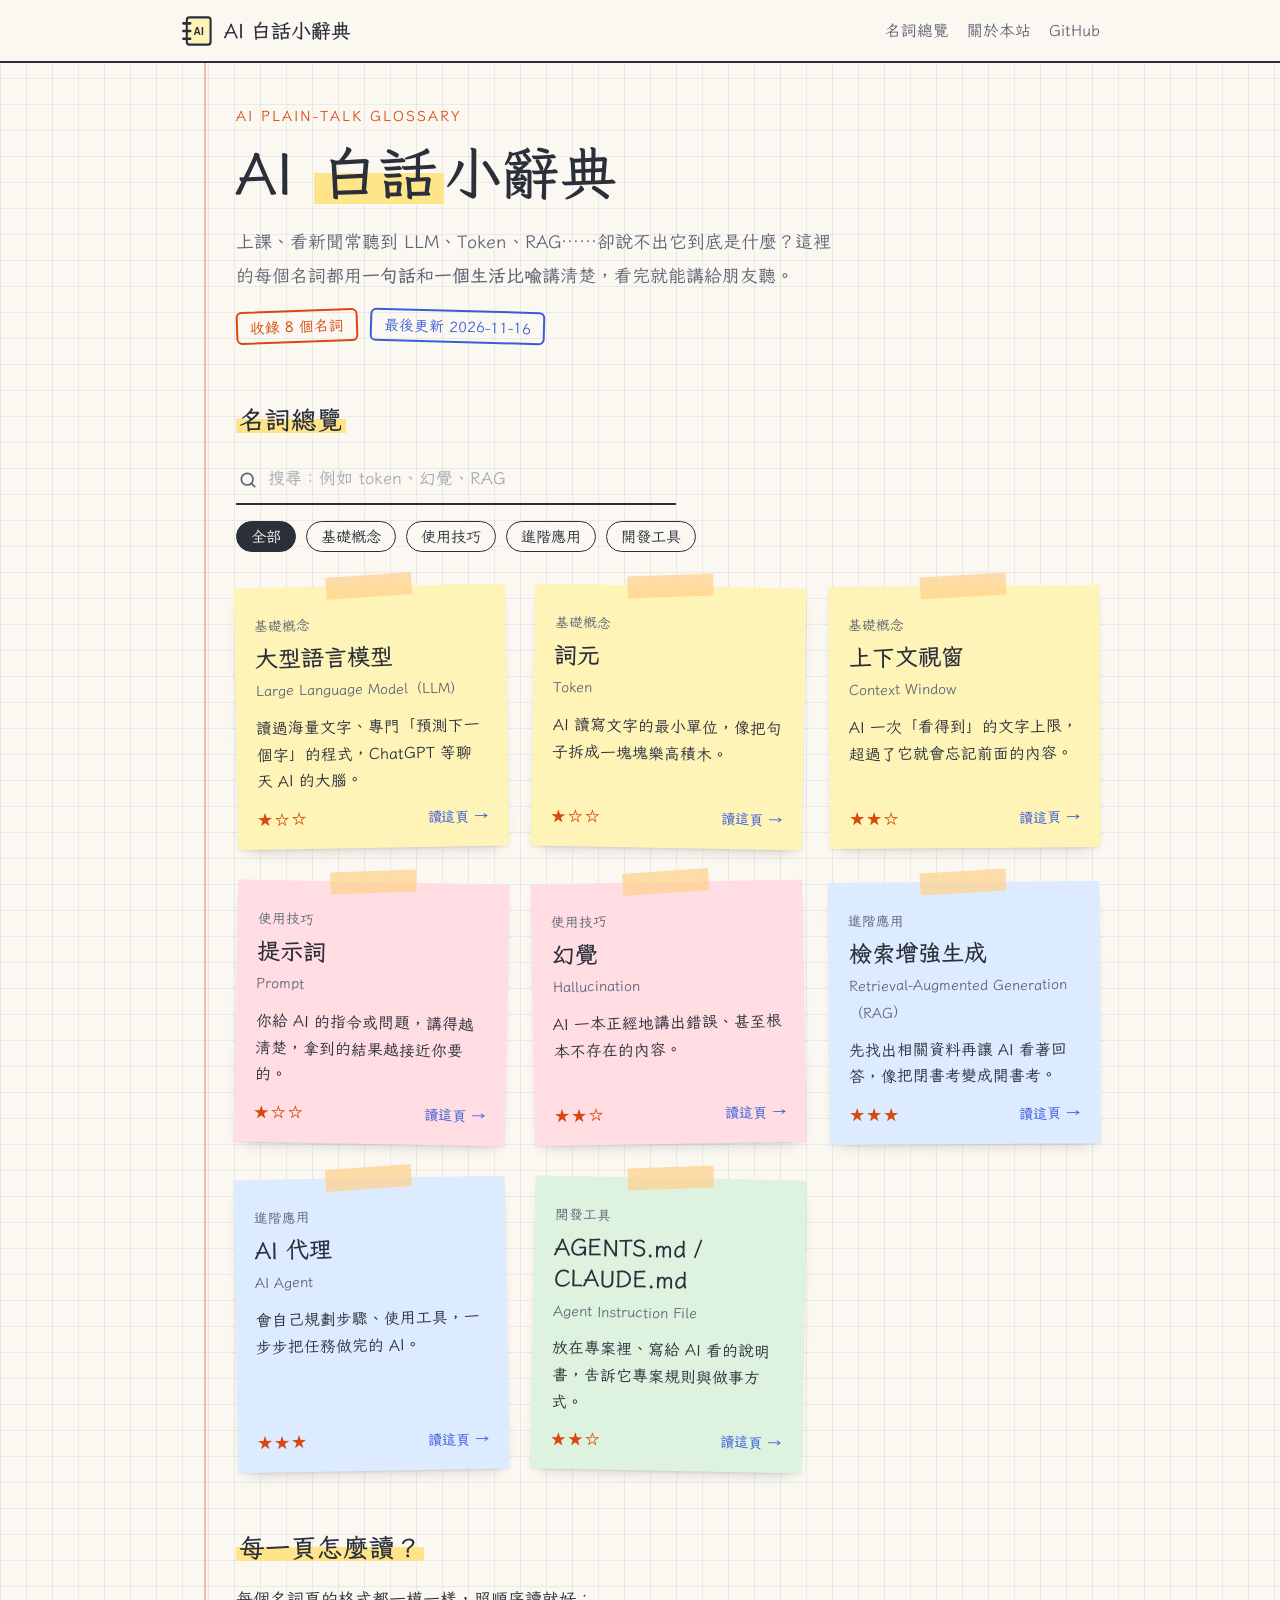
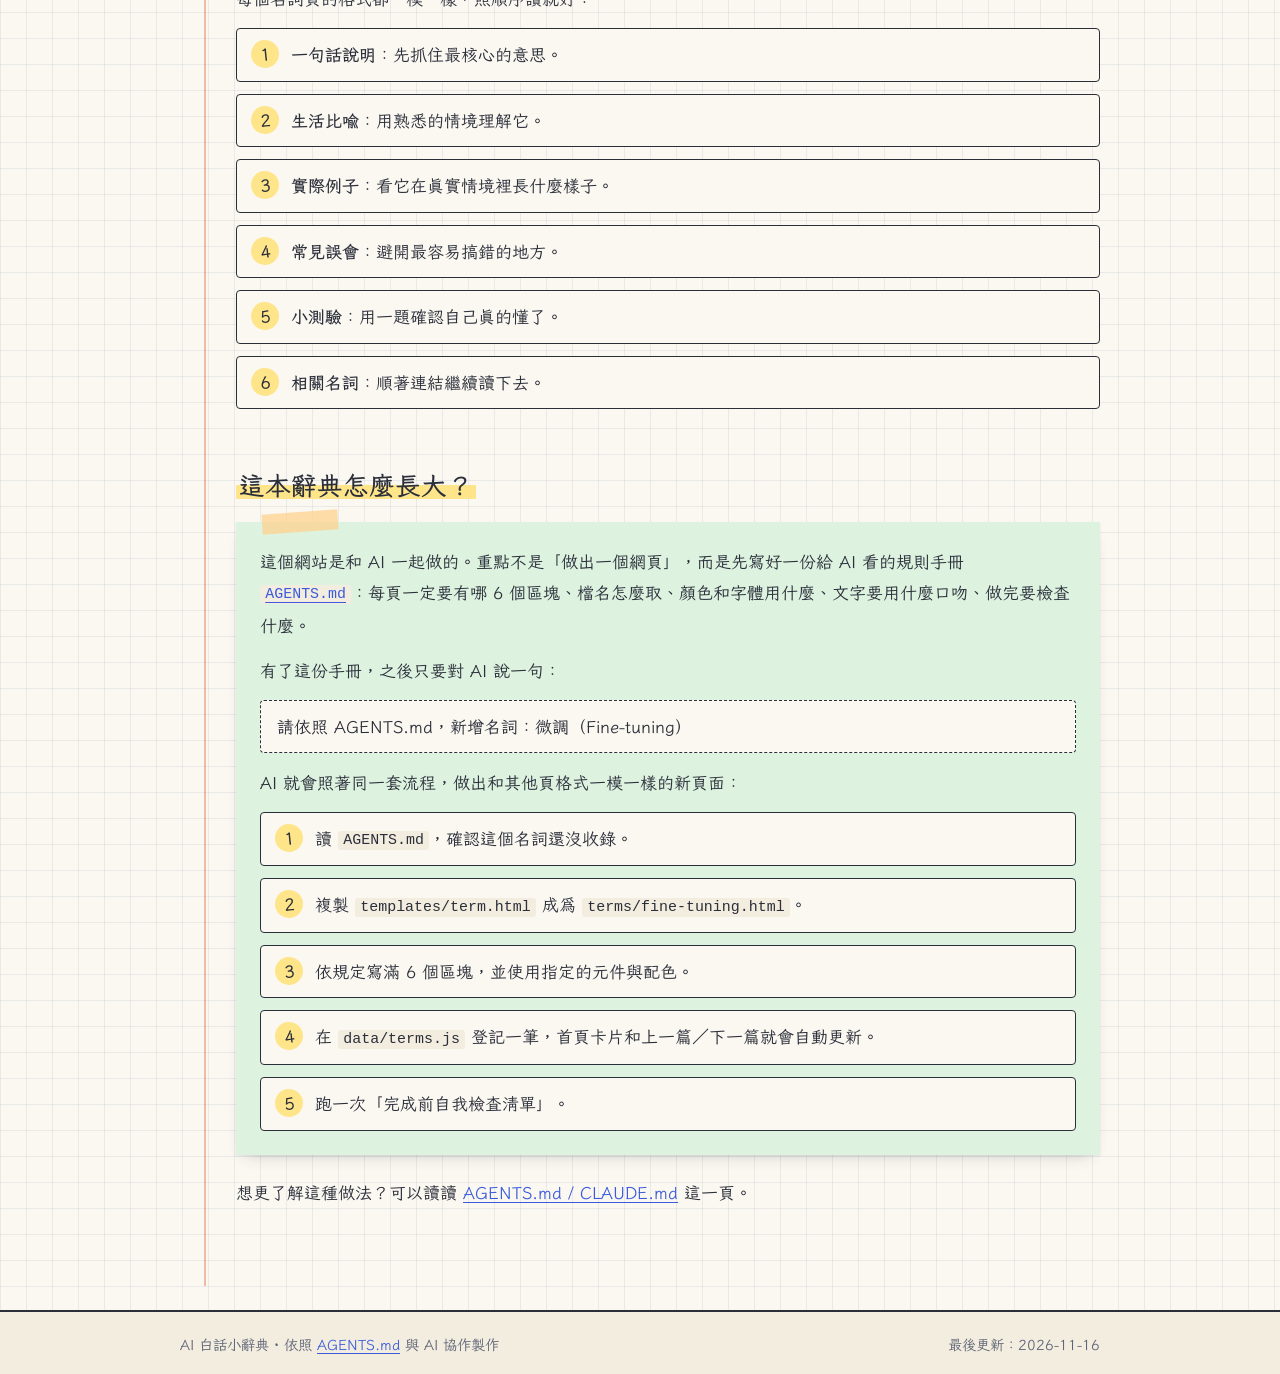
<file: index.html>
<!DOCTYPE html>
<html lang="zh-Hant-TW">
<head>
<meta charset="utf-8">
<meta name="viewport" content="width=device-width, initial-scale=1">
<title>AI 白話小辭典｜用生活比喻看懂 AI 名詞</title>
<meta name="description" content="用一句話和一個生活比喻，看懂 LLM、Token、Prompt、RAG、AI Agent 等常見 AI 名詞。">
<link rel="preconnect" href="https://fonts.googleapis.com">
<link rel="preconnect" href="https://fonts.gstatic.com" crossorigin>
<link rel="stylesheet" href="https://fonts.googleapis.com/css2?family=LXGW+WenKai+TC:wght@400;700&display=swap">
<link rel="stylesheet" href="assets/style.css">
<link rel="icon" href="assets/favicon.svg" type="image/svg+xml">
</head>
<body data-root="./">

<header class="site-header">
  <div class="site-header__inner">
    <a class="logo" href="index.html">
      <svg class="logo__mark" viewBox="0 0 40 40" aria-hidden="true"><rect class="paper" x="8" y="4" width="28" height="32" rx="3" stroke-width="2.5"/><path class="ring" d="M4 11h8M4 20h8M4 29h8" stroke-width="3" stroke-linecap="round"/><text class="txt" x="22" y="25" font-size="12" font-weight="700" text-anchor="middle" font-family="sans-serif">AI</text></svg>
      <span>AI 白話小辭典</span>
    </a>
    <nav class="site-nav" aria-label="主選單">
      <a href="index.html#terms">名詞總覽</a>
      <a href="index.html#about">關於本站</a>
      <a href="https://github.com/lee556677-glitch/ai-glossary">GitHub</a>
    </nav>
  </div>
</header>

<main class="page">
  <section class="hero">
    <p class="hero__eyebrow">AI PLAIN-TALK GLOSSARY</p>
    <h1>AI <mark class="hl">白話</mark>小辭典</h1>
    <p class="hero__lead">上課、看新聞常聽到 LLM、Token、RAG……卻說不出它到底是什麼？這裡的每個名詞都用<strong>一句話</strong>和<strong>一個生活比喻</strong>講清楚，看完就能講給朋友聽。</p>
    <p class="hero__stats">
      <span class="stamp">收錄 <b id="term-count">8</b> 個名詞</span>
      <span class="stamp stamp--blue">最後更新 <span id="term-updated">2026-11-16</span></span>
    </p>
  </section>

  <section id="terms" aria-labelledby="terms-title">
    <h2 id="terms-title" class="section-title"><mark class="hl">名詞總覽</mark></h2>
    <div class="toolbar">
      <label class="search">
        <span class="sr-only">搜尋名詞</span>
        <svg viewBox="0 0 24 24" fill="none" stroke="currentColor" stroke-width="2" stroke-linecap="round" aria-hidden="true"><circle cx="11" cy="11" r="7"/><path d="M20 20l-4-4"/></svg>
        <input id="term-search" type="search" placeholder="搜尋：例如 token、幻覺、RAG" autocomplete="off">
      </label>
      <div class="chips" id="category-chips" role="group" aria-label="依分類篩選"></div>
    </div>
    <div class="card-grid" id="term-grid" aria-live="polite"></div>
    <p class="empty" id="term-empty" hidden>找不到這個名詞……也許它還在待收錄清單裡！</p>
    <noscript><p class="empty">請開啟 JavaScript 以顯示名詞卡片。</p></noscript>
  </section>

  <section id="how" aria-labelledby="how-title">
    <h2 id="how-title" class="section-title"><mark class="hl">每一頁怎麼讀？</mark></h2>
    <p>每個名詞頁的格式都一模一樣，照順序讀就好：</p>
    <ol class="steps">
      <li><strong>一句話說明</strong>：先抓住最核心的意思。</li>
      <li><strong>生活比喻</strong>：用熟悉的情境理解它。</li>
      <li><strong>實際例子</strong>：看它在真實情境裡長什麼樣子。</li>
      <li><strong>常見誤會</strong>：避開最容易搞錯的地方。</li>
      <li><strong>小測驗</strong>：用一題確認自己真的懂了。</li>
      <li><strong>相關名詞</strong>：順著連結繼續讀下去。</li>
    </ol>
  </section>

  <section id="about" aria-labelledby="about-title">
    <h2 id="about-title" class="section-title"><mark class="hl">這本辭典怎麼長大？</mark></h2>
    <div class="note note--green">
      <p>這個網站是和 AI 一起做的。重點不是「做出一個網頁」，而是先寫好一份給 AI 看的規則手冊 <a href="https://github.com/lee556677-glitch/ai-glossary/blob/main/AGENTS.md"><code>AGENTS.md</code></a>：每頁一定要有哪 6 個區塊、檔名怎麼取、顏色和字體用什麼、文字要用什麼口吻、做完要檢查什麼。</p>
      <p>有了這份手冊，之後只要對 AI 說一句：</p>
      <p class="prompt-line">請依照 AGENTS.md，新增名詞：微調（Fine-tuning）</p>
      <p>AI 就會照著同一套流程，做出和其他頁格式一模一樣的新頁面：</p>
      <ol class="steps">
        <li>讀 <code>AGENTS.md</code>，確認這個名詞還沒收錄。</li>
        <li>複製 <code>templates/term.html</code> 成為 <code>terms/fine-tuning.html</code>。</li>
        <li>依規定寫滿 6 個區塊，並使用指定的元件與配色。</li>
        <li>在 <code>data/terms.js</code> 登記一筆，首頁卡片和上一篇／下一篇就會自動更新。</li>
        <li>跑一次「完成前自我檢查清單」。</li>
      </ol>
    </div>
    <p>想更了解這種做法？可以讀讀 <a href="terms/agents-md.html">AGENTS.md / CLAUDE.md</a> 這一頁。</p>
  </section>
</main>

<footer class="site-footer">
  <div class="site-footer__inner">
    <span>AI 白話小辭典 · 依照 <a href="https://github.com/lee556677-glitch/ai-glossary/blob/main/AGENTS.md">AGENTS.md</a> 與 AI 協作製作</span>
    <span>最後更新：2026-11-16</span>
  </div>
</footer>

<script src="data/terms.js"></script>
<script src="assets/main.js"></script>
</body>
</html>
</file>
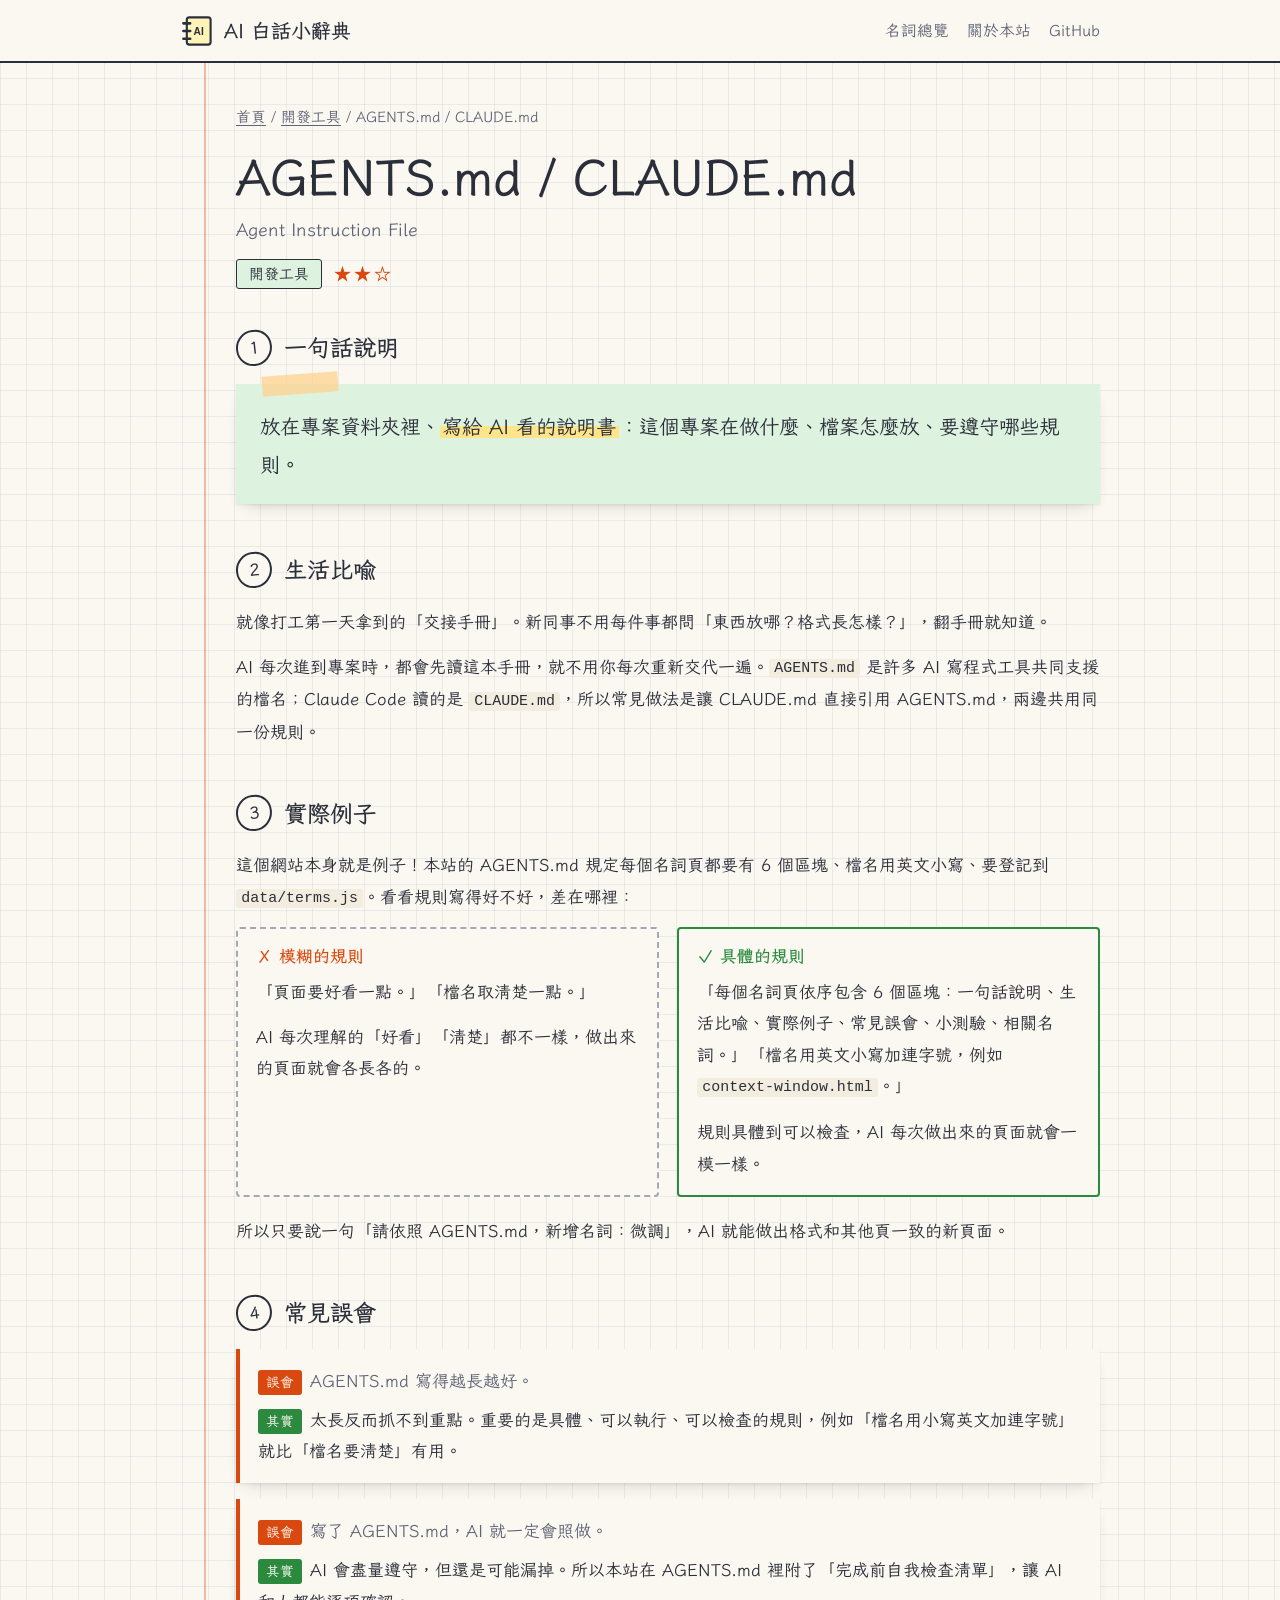
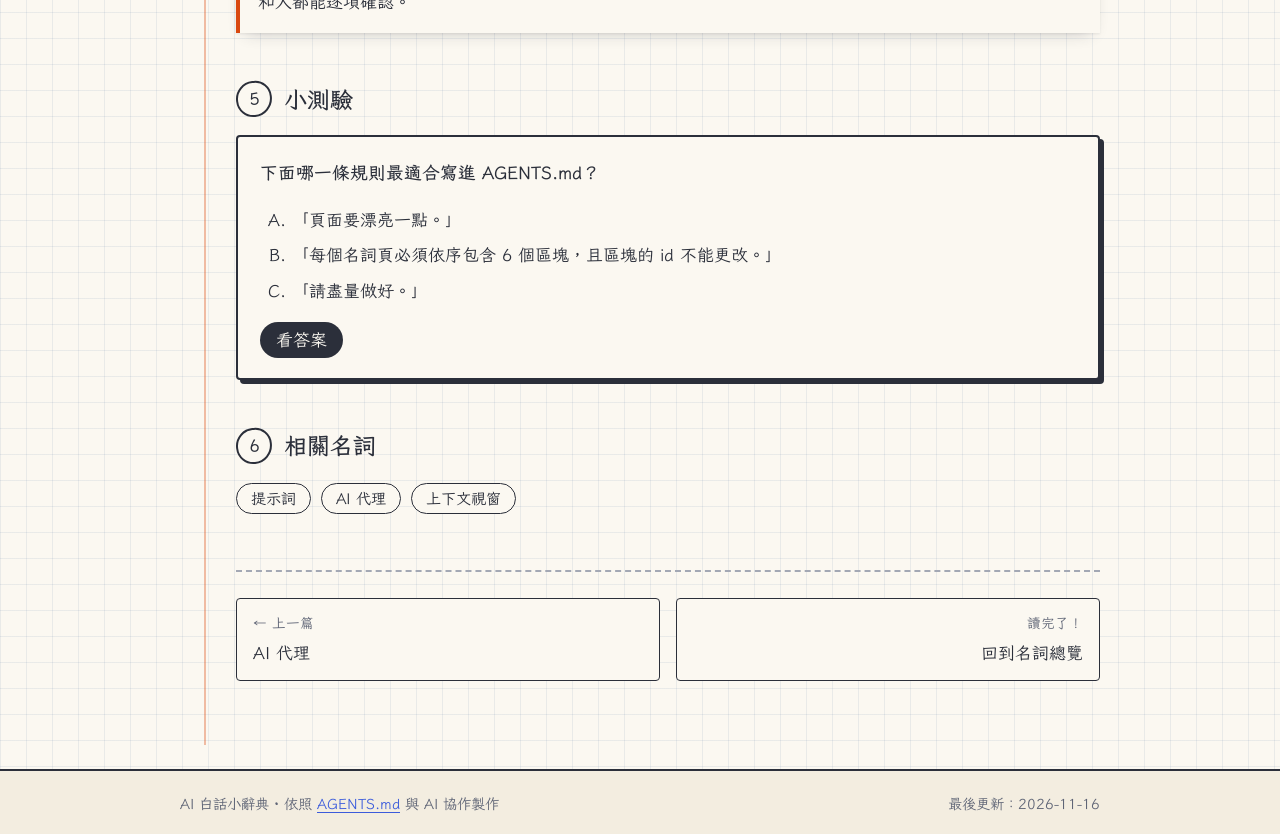
<file: terms/agents-md.html>
<!DOCTYPE html>
<html lang="zh-Hant-TW">
<head>
<meta charset="utf-8">
<meta name="viewport" content="width=device-width, initial-scale=1">
<title>AGENTS.md / CLAUDE.md（Agent Instruction File）｜AI 白話小辭典</title>
<meta name="description" content="放在專案裡、寫給 AI 看的說明書，告訴它專案規則與做事方式。">
<link rel="preconnect" href="https://fonts.googleapis.com">
<link rel="preconnect" href="https://fonts.gstatic.com" crossorigin>
<link rel="stylesheet" href="https://fonts.googleapis.com/css2?family=LXGW+WenKai+TC:wght@400;700&display=swap">
<link rel="stylesheet" href="../assets/style.css">
<link rel="icon" href="../assets/favicon.svg" type="image/svg+xml">
</head>
<body data-root="../" data-slug="agents-md">

<header class="site-header">
  <div class="site-header__inner">
    <a class="logo" href="../index.html">
      <svg class="logo__mark" viewBox="0 0 40 40" aria-hidden="true"><rect class="paper" x="8" y="4" width="28" height="32" rx="3" stroke-width="2.5"/><path class="ring" d="M4 11h8M4 20h8M4 29h8" stroke-width="3" stroke-linecap="round"/><text class="txt" x="22" y="25" font-size="12" font-weight="700" text-anchor="middle" font-family="sans-serif">AI</text></svg>
      <span>AI 白話小辭典</span>
    </a>
    <nav class="site-nav" aria-label="主選單">
      <a href="../index.html#terms">名詞總覽</a>
      <a href="../index.html#about">關於本站</a>
      <a href="https://github.com/lee556677-glitch/ai-glossary">GitHub</a>
    </nav>
  </div>
</header>

<main class="page">
  <nav class="breadcrumb" aria-label="麵包屑">
    <a href="../index.html">首頁</a> / <a href="../index.html?cat=tools#terms">開發工具</a> / AGENTS.md / CLAUDE.md
  </nav>

  <header class="term-head">
    <h1>AGENTS.md / CLAUDE.md</h1>
    <p class="term-head__en">Agent Instruction File</p>
    <p class="term-meta">
      <span class="tag tag--green">開發工具</span>
      <span class="level"><span aria-hidden="true">★★☆</span><span class="sr-only">難度 2 / 3</span></span>
    </p>
  </header>

  <section class="block" id="oneliner">
    <h2><span class="num">1</span>一句話說明</h2>
    <div class="note note--green">
      <p>放在專案資料夾裡、<mark class="hl">寫給 AI 看的說明書</mark>：這個專案在做什麼、檔案怎麼放、要遵守哪些規則。</p>
    </div>
  </section>

  <section class="block" id="analogy">
    <h2><span class="num">2</span>生活比喻</h2>
    <p>就像打工第一天拿到的「交接手冊」。新同事不用每件事都問「東西放哪？格式長怎樣？」，翻手冊就知道。</p>
    <p>AI 每次進到專案時，都會先讀這本手冊，就不用你每次重新交代一遍。<code>AGENTS.md</code> 是許多 AI 寫程式工具共同支援的檔名；Claude Code 讀的是 <code>CLAUDE.md</code>，所以常見做法是讓 CLAUDE.md 直接引用 AGENTS.md，兩邊共用同一份規則。</p>
  </section>

  <section class="block" id="example">
    <h2><span class="num">3</span>實際例子</h2>
    <p>這個網站本身就是例子！本站的 AGENTS.md 規定每個名詞頁都要有 6 個區塊、檔名用英文小寫、要登記到 <code>data/terms.js</code>。看看規則寫得好不好，差在哪裡：</p>
    <div class="compare">
      <div class="compare__bad">
        <h3>模糊的規則</h3>
        <p>「頁面要好看一點。」「檔名取清楚一點。」</p>
        <p>AI 每次理解的「好看」「清楚」都不一樣，做出來的頁面就會各長各的。</p>
      </div>
      <div class="compare__good">
        <h3>具體的規則</h3>
        <p>「每個名詞頁依序包含 6 個區塊：一句話說明、生活比喻、實際例子、常見誤會、小測驗、相關名詞。」「檔名用英文小寫加連字號，例如 <code>context-window.html</code>。」</p>
        <p>規則具體到可以檢查，AI 每次做出來的頁面就會一模一樣。</p>
      </div>
    </div>
    <p>所以只要說一句「請依照 AGENTS.md，新增名詞：微調」，AI 就能做出格式和其他頁一致的新頁面。</p>
  </section>

  <section class="block" id="myths">
    <h2><span class="num">4</span>常見誤會</h2>
    <ul class="myths">
      <li>
        <p class="myths__wrong">AGENTS.md 寫得越長越好。</p>
        <p class="myths__right">太長反而抓不到重點。重要的是具體、可以執行、可以檢查的規則，例如「檔名用小寫英文加連字號」就比「檔名要清楚」有用。</p>
      </li>
      <li>
        <p class="myths__wrong">寫了 AGENTS.md，AI 就一定會照做。</p>
        <p class="myths__right">AI 會盡量遵守，但還是可能漏掉。所以本站在 AGENTS.md 裡附了「完成前自我檢查清單」，讓 AI 和人都能逐項確認。</p>
      </li>
    </ul>
  </section>

  <section class="block" id="quiz">
    <h2><span class="num">5</span>小測驗</h2>
    <div class="quiz">
      <p class="quiz__q">下面哪一條規則最適合寫進 AGENTS.md？</p>
      <ol class="quiz__options" type="A">
        <li>「頁面要漂亮一點。」</li>
        <li>「每個名詞頁必須依序包含 6 個區塊，且區塊的 id 不能更改。」</li>
        <li>「請盡量做好。」</li>
      </ol>
      <details>
        <summary>看答案</summary>
        <div class="quiz__answer">
          <p><strong>答案：B</strong>。具體、可以檢查的規則，AI 才能每次都做出一樣的結果。</p>
        </div>
      </details>
    </div>
  </section>

  <section class="block" id="related">
    <h2><span class="num">6</span>相關名詞</h2>
    <ul class="chips">
      <li><a class="chip" href="prompt.html">提示詞</a></li>
      <li><a class="chip" href="ai-agent.html">AI 代理</a></li>
      <li><a class="chip" href="context-window.html">上下文視窗</a></li>
    </ul>
  </section>

  <nav class="term-nav" id="term-nav" aria-label="上一篇與下一篇"></nav>
</main>

<footer class="site-footer">
  <div class="site-footer__inner">
    <span>AI 白話小辭典 · 依照 <a href="https://github.com/lee556677-glitch/ai-glossary/blob/main/AGENTS.md">AGENTS.md</a> 與 AI 協作製作</span>
    <span>最後更新：2026-11-16</span>
  </div>
</footer>

<script src="../data/terms.js"></script>
<script src="../assets/main.js"></script>
</body>
</html>
</file>
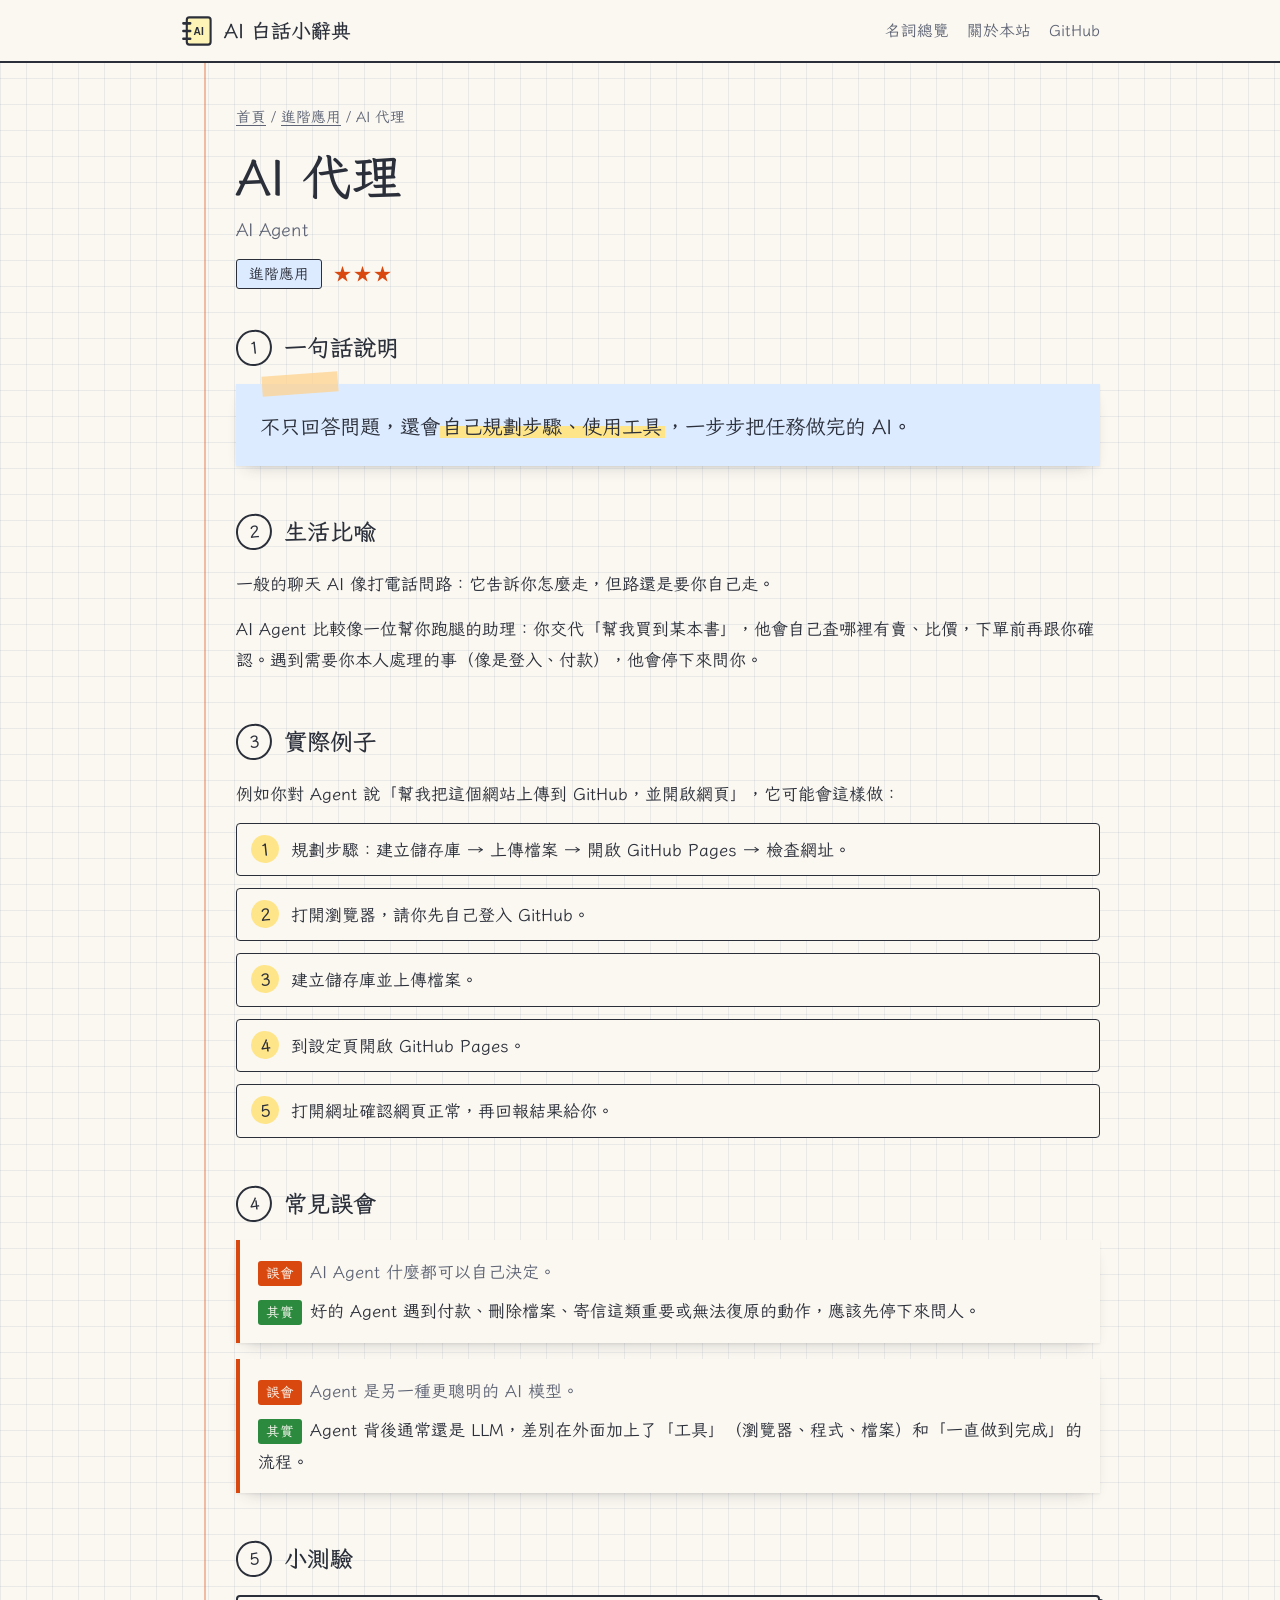
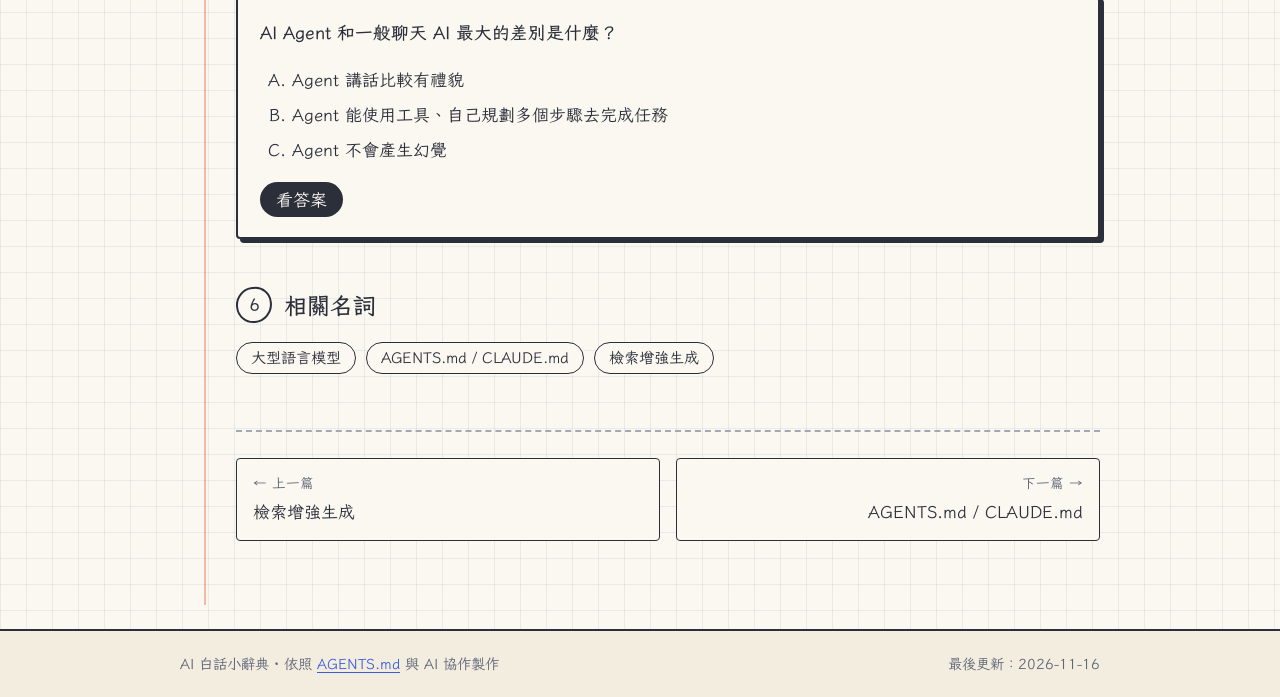
<file: terms/ai-agent.html>
<!DOCTYPE html>
<html lang="zh-Hant-TW">
<head>
<meta charset="utf-8">
<meta name="viewport" content="width=device-width, initial-scale=1">
<title>AI 代理（AI Agent）｜AI 白話小辭典</title>
<meta name="description" content="會自己規劃步驟、使用工具，一步步把任務做完的 AI。">
<link rel="preconnect" href="https://fonts.googleapis.com">
<link rel="preconnect" href="https://fonts.gstatic.com" crossorigin>
<link rel="stylesheet" href="https://fonts.googleapis.com/css2?family=LXGW+WenKai+TC:wght@400;700&display=swap">
<link rel="stylesheet" href="../assets/style.css">
<link rel="icon" href="../assets/favicon.svg" type="image/svg+xml">
</head>
<body data-root="../" data-slug="ai-agent">

<header class="site-header">
  <div class="site-header__inner">
    <a class="logo" href="../index.html">
      <svg class="logo__mark" viewBox="0 0 40 40" aria-hidden="true"><rect class="paper" x="8" y="4" width="28" height="32" rx="3" stroke-width="2.5"/><path class="ring" d="M4 11h8M4 20h8M4 29h8" stroke-width="3" stroke-linecap="round"/><text class="txt" x="22" y="25" font-size="12" font-weight="700" text-anchor="middle" font-family="sans-serif">AI</text></svg>
      <span>AI 白話小辭典</span>
    </a>
    <nav class="site-nav" aria-label="主選單">
      <a href="../index.html#terms">名詞總覽</a>
      <a href="../index.html#about">關於本站</a>
      <a href="https://github.com/lee556677-glitch/ai-glossary">GitHub</a>
    </nav>
  </div>
</header>

<main class="page">
  <nav class="breadcrumb" aria-label="麵包屑">
    <a href="../index.html">首頁</a> / <a href="../index.html?cat=advanced#terms">進階應用</a> / AI 代理
  </nav>

  <header class="term-head">
    <h1>AI 代理</h1>
    <p class="term-head__en">AI Agent</p>
    <p class="term-meta">
      <span class="tag tag--blue">進階應用</span>
      <span class="level"><span aria-hidden="true">★★★</span><span class="sr-only">難度 3 / 3</span></span>
    </p>
  </header>

  <section class="block" id="oneliner">
    <h2><span class="num">1</span>一句話說明</h2>
    <div class="note note--blue">
      <p>不只回答問題，還會<mark class="hl">自己規劃步驟、使用工具</mark>，一步步把任務做完的 AI。</p>
    </div>
  </section>

  <section class="block" id="analogy">
    <h2><span class="num">2</span>生活比喻</h2>
    <p>一般的聊天 AI 像打電話問路：它告訴你怎麼走，但路還是要你自己走。</p>
    <p>AI Agent 比較像一位幫你跑腿的助理：你交代「幫我買到某本書」，他會自己查哪裡有賣、比價，下單前再跟你確認。遇到需要你本人處理的事（像是登入、付款），他會停下來問你。</p>
  </section>

  <section class="block" id="example">
    <h2><span class="num">3</span>實際例子</h2>
    <p>例如你對 Agent 說「幫我把這個網站上傳到 GitHub，並開啟網頁」，它可能會這樣做：</p>
    <ol class="steps">
      <li>規劃步驟：建立儲存庫 → 上傳檔案 → 開啟 GitHub Pages → 檢查網址。</li>
      <li>打開瀏覽器，請你先自己登入 GitHub。</li>
      <li>建立儲存庫並上傳檔案。</li>
      <li>到設定頁開啟 GitHub Pages。</li>
      <li>打開網址確認網頁正常，再回報結果給你。</li>
    </ol>
  </section>

  <section class="block" id="myths">
    <h2><span class="num">4</span>常見誤會</h2>
    <ul class="myths">
      <li>
        <p class="myths__wrong">AI Agent 什麼都可以自己決定。</p>
        <p class="myths__right">好的 Agent 遇到付款、刪除檔案、寄信這類重要或無法復原的動作，應該先停下來問人。</p>
      </li>
      <li>
        <p class="myths__wrong">Agent 是另一種更聰明的 AI 模型。</p>
        <p class="myths__right">Agent 背後通常還是 LLM，差別在外面加上了「工具」（瀏覽器、程式、檔案）和「一直做到完成」的流程。</p>
      </li>
    </ul>
  </section>

  <section class="block" id="quiz">
    <h2><span class="num">5</span>小測驗</h2>
    <div class="quiz">
      <p class="quiz__q">AI Agent 和一般聊天 AI 最大的差別是什麼？</p>
      <ol class="quiz__options" type="A">
        <li>Agent 講話比較有禮貌</li>
        <li>Agent 能使用工具、自己規劃多個步驟去完成任務</li>
        <li>Agent 不會產生幻覺</li>
      </ol>
      <details>
        <summary>看答案</summary>
        <div class="quiz__answer">
          <p><strong>答案：B</strong>。會用工具、能多步驟行動，才是 Agent 的關鍵；它一樣可能出錯，所以重要步驟要讓人確認。</p>
        </div>
      </details>
    </div>
  </section>

  <section class="block" id="related">
    <h2><span class="num">6</span>相關名詞</h2>
    <ul class="chips">
      <li><a class="chip" href="llm.html">大型語言模型</a></li>
      <li><a class="chip" href="agents-md.html">AGENTS.md / CLAUDE.md</a></li>
      <li><a class="chip" href="rag.html">檢索增強生成</a></li>
    </ul>
  </section>

  <nav class="term-nav" id="term-nav" aria-label="上一篇與下一篇"></nav>
</main>

<footer class="site-footer">
  <div class="site-footer__inner">
    <span>AI 白話小辭典 · 依照 <a href="https://github.com/lee556677-glitch/ai-glossary/blob/main/AGENTS.md">AGENTS.md</a> 與 AI 協作製作</span>
    <span>最後更新：2026-11-16</span>
  </div>
</footer>

<script src="../data/terms.js"></script>
<script src="../assets/main.js"></script>
</body>
</html>
</file>
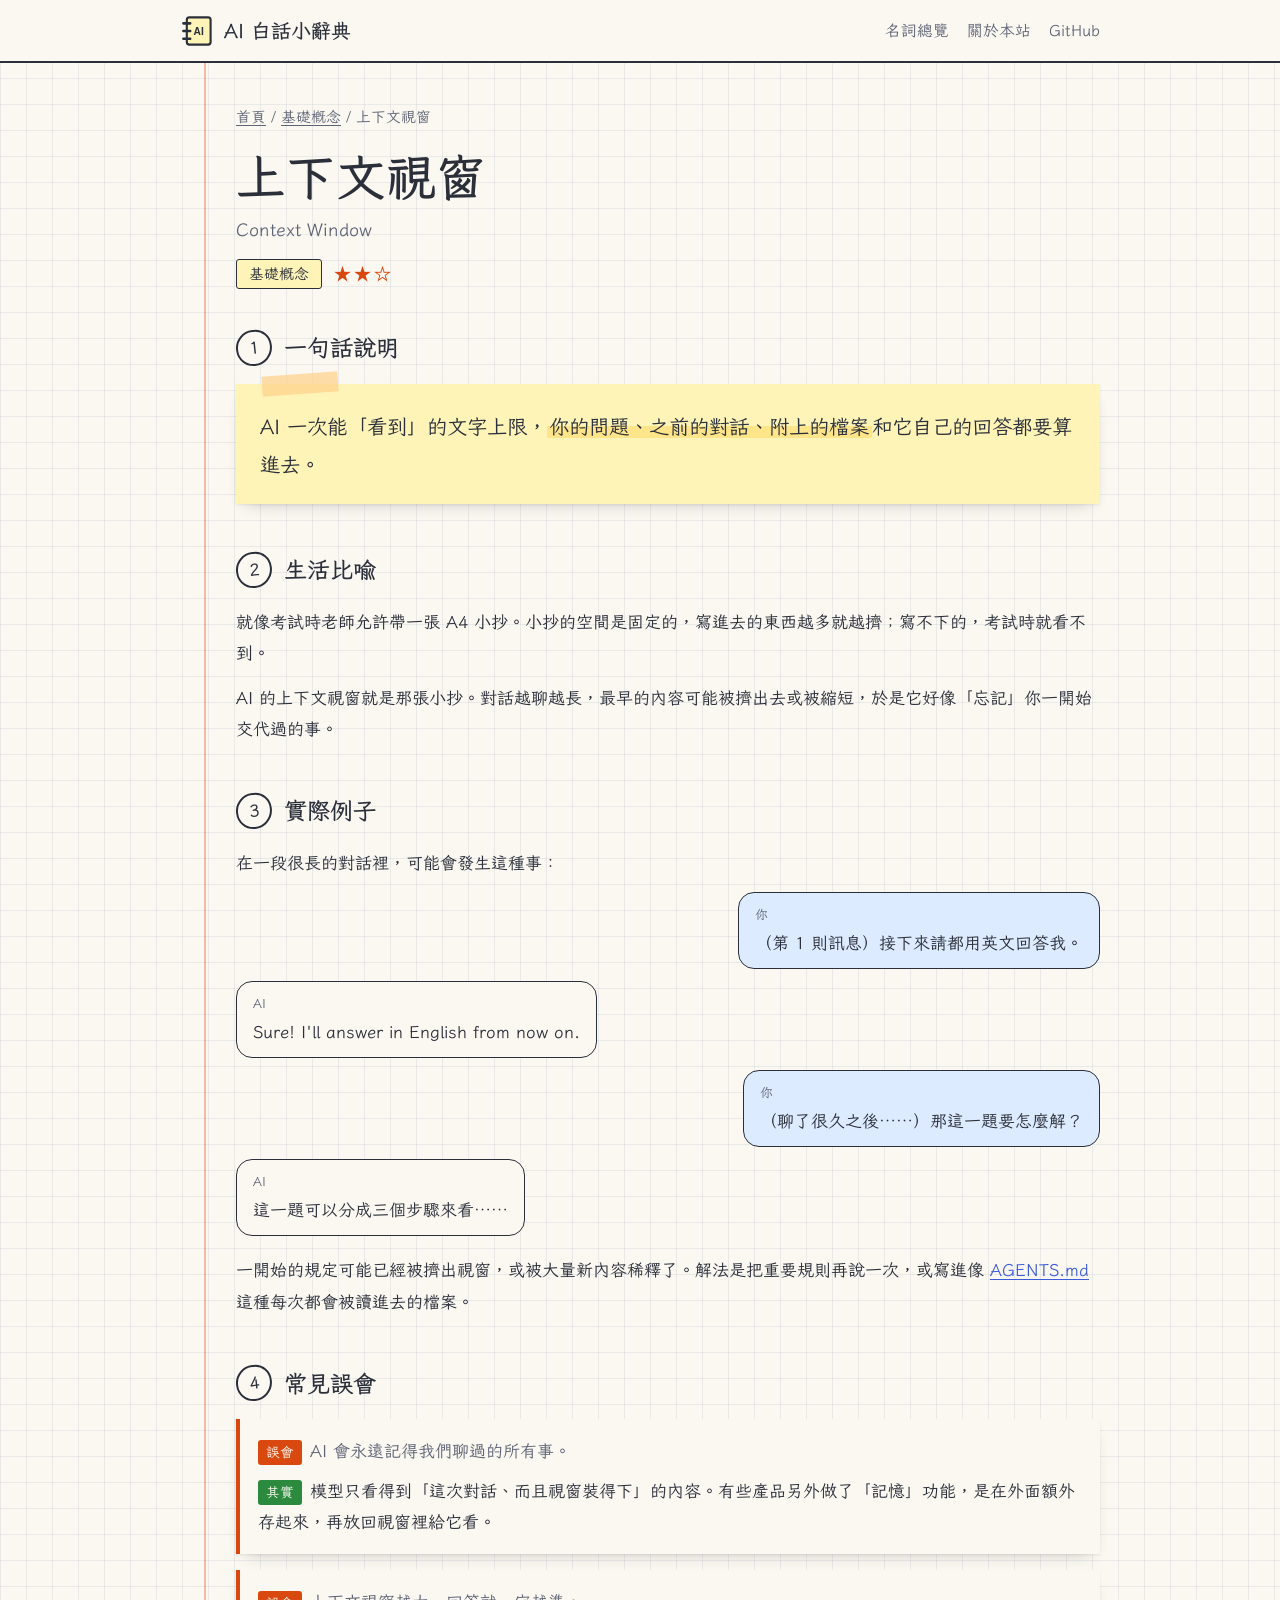
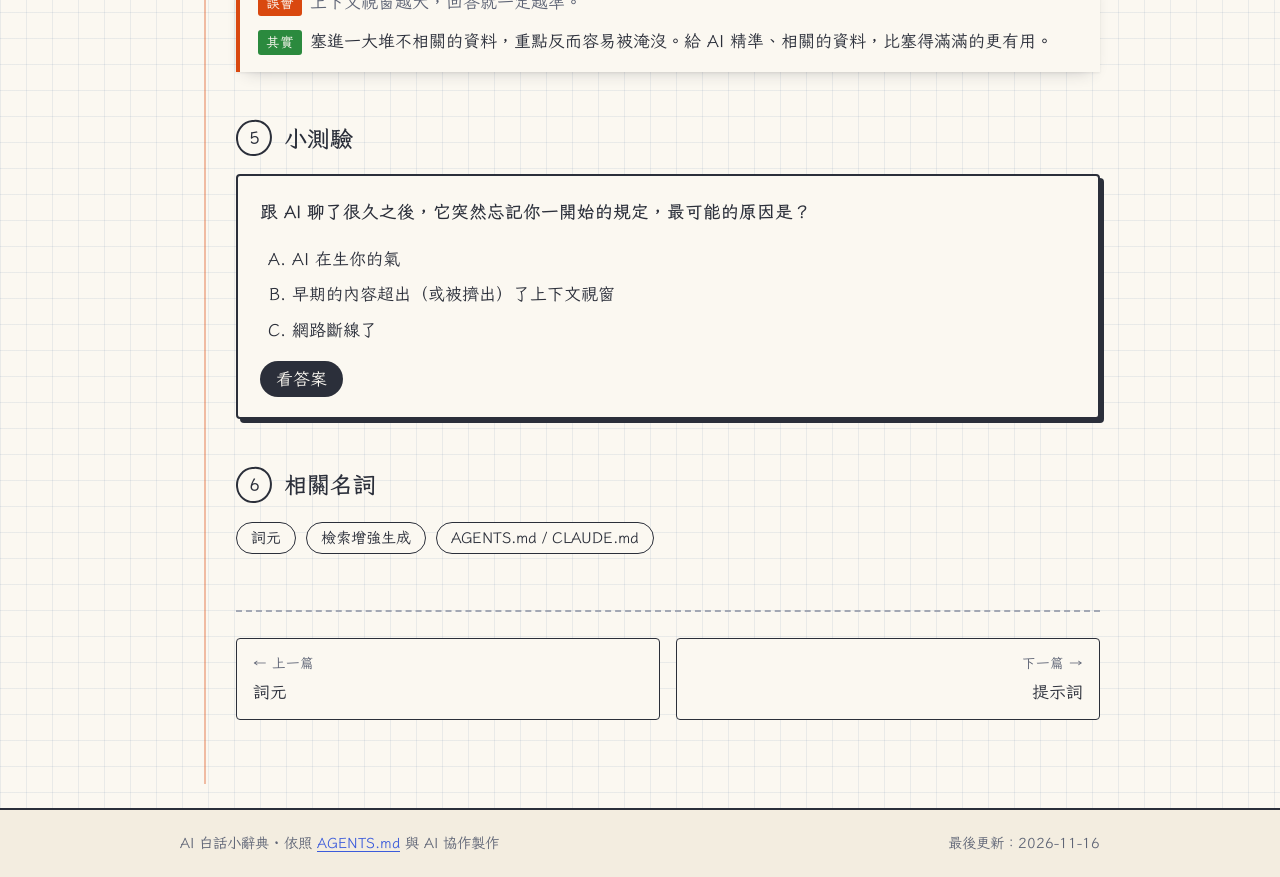
<file: terms/context-window.html>
<!DOCTYPE html>
<html lang="zh-Hant-TW">
<head>
<meta charset="utf-8">
<meta name="viewport" content="width=device-width, initial-scale=1">
<title>上下文視窗（Context Window）｜AI 白話小辭典</title>
<meta name="description" content="AI 一次「看得到」的文字上限，超過了它就會忘記前面的內容。">
<link rel="preconnect" href="https://fonts.googleapis.com">
<link rel="preconnect" href="https://fonts.gstatic.com" crossorigin>
<link rel="stylesheet" href="https://fonts.googleapis.com/css2?family=LXGW+WenKai+TC:wght@400;700&display=swap">
<link rel="stylesheet" href="../assets/style.css">
<link rel="icon" href="../assets/favicon.svg" type="image/svg+xml">
</head>
<body data-root="../" data-slug="context-window">

<header class="site-header">
  <div class="site-header__inner">
    <a class="logo" href="../index.html">
      <svg class="logo__mark" viewBox="0 0 40 40" aria-hidden="true"><rect class="paper" x="8" y="4" width="28" height="32" rx="3" stroke-width="2.5"/><path class="ring" d="M4 11h8M4 20h8M4 29h8" stroke-width="3" stroke-linecap="round"/><text class="txt" x="22" y="25" font-size="12" font-weight="700" text-anchor="middle" font-family="sans-serif">AI</text></svg>
      <span>AI 白話小辭典</span>
    </a>
    <nav class="site-nav" aria-label="主選單">
      <a href="../index.html#terms">名詞總覽</a>
      <a href="../index.html#about">關於本站</a>
      <a href="https://github.com/lee556677-glitch/ai-glossary">GitHub</a>
    </nav>
  </div>
</header>

<main class="page">
  <nav class="breadcrumb" aria-label="麵包屑">
    <a href="../index.html">首頁</a> / <a href="../index.html?cat=basic#terms">基礎概念</a> / 上下文視窗
  </nav>

  <header class="term-head">
    <h1>上下文視窗</h1>
    <p class="term-head__en">Context Window</p>
    <p class="term-meta">
      <span class="tag tag--yellow">基礎概念</span>
      <span class="level"><span aria-hidden="true">★★☆</span><span class="sr-only">難度 2 / 3</span></span>
    </p>
  </header>

  <section class="block" id="oneliner">
    <h2><span class="num">1</span>一句話說明</h2>
    <div class="note note--yellow">
      <p>AI 一次能「看到」的文字上限，<mark class="hl">你的問題、之前的對話、附上的檔案</mark>和它自己的回答都要算進去。</p>
    </div>
  </section>

  <section class="block" id="analogy">
    <h2><span class="num">2</span>生活比喻</h2>
    <p>就像考試時老師允許帶一張 A4 小抄。小抄的空間是固定的，寫進去的東西越多就越擠；寫不下的，考試時就看不到。</p>
    <p>AI 的上下文視窗就是那張小抄。對話越聊越長，最早的內容可能被擠出去或被縮短，於是它好像「忘記」你一開始交代過的事。</p>
  </section>

  <section class="block" id="example">
    <h2><span class="num">3</span>實際例子</h2>
    <p>在一段很長的對話裡，可能會發生這種事：</p>
    <div class="chat">
      <p class="chat__user">（第 1 則訊息）接下來請都用英文回答我。</p>
      <p class="chat__ai">Sure! I'll answer in English from now on.</p>
      <p class="chat__user">（聊了很久之後……）那這一題要怎麼解？</p>
      <p class="chat__ai">這一題可以分成三個步驟來看……</p>
    </div>
    <p>一開始的規定可能已經被擠出視窗，或被大量新內容稀釋了。解法是把重要規則再說一次，或寫進像 <a href="agents-md.html">AGENTS.md</a> 這種每次都會被讀進去的檔案。</p>
  </section>

  <section class="block" id="myths">
    <h2><span class="num">4</span>常見誤會</h2>
    <ul class="myths">
      <li>
        <p class="myths__wrong">AI 會永遠記得我們聊過的所有事。</p>
        <p class="myths__right">模型只看得到「這次對話、而且視窗裝得下」的內容。有些產品另外做了「記憶」功能，是在外面額外存起來，再放回視窗裡給它看。</p>
      </li>
      <li>
        <p class="myths__wrong">上下文視窗越大，回答就一定越準。</p>
        <p class="myths__right">塞進一大堆不相關的資料，重點反而容易被淹沒。給 AI 精準、相關的資料，比塞得滿滿的更有用。</p>
      </li>
    </ul>
  </section>

  <section class="block" id="quiz">
    <h2><span class="num">5</span>小測驗</h2>
    <div class="quiz">
      <p class="quiz__q">跟 AI 聊了很久之後，它突然忘記你一開始的規定，最可能的原因是？</p>
      <ol class="quiz__options" type="A">
        <li>AI 在生你的氣</li>
        <li>早期的內容超出（或被擠出）了上下文視窗</li>
        <li>網路斷線了</li>
      </ol>
      <details>
        <summary>看答案</summary>
        <div class="quiz__answer">
          <p><strong>答案：B</strong>。視窗大小有限，舊內容會被擠掉或稀釋；重要的規則可以再提醒一次。</p>
        </div>
      </details>
    </div>
  </section>

  <section class="block" id="related">
    <h2><span class="num">6</span>相關名詞</h2>
    <ul class="chips">
      <li><a class="chip" href="token.html">詞元</a></li>
      <li><a class="chip" href="rag.html">檢索增強生成</a></li>
      <li><a class="chip" href="agents-md.html">AGENTS.md / CLAUDE.md</a></li>
    </ul>
  </section>

  <nav class="term-nav" id="term-nav" aria-label="上一篇與下一篇"></nav>
</main>

<footer class="site-footer">
  <div class="site-footer__inner">
    <span>AI 白話小辭典 · 依照 <a href="https://github.com/lee556677-glitch/ai-glossary/blob/main/AGENTS.md">AGENTS.md</a> 與 AI 協作製作</span>
    <span>最後更新：2026-11-16</span>
  </div>
</footer>

<script src="../data/terms.js"></script>
<script src="../assets/main.js"></script>
</body>
</html>
</file>
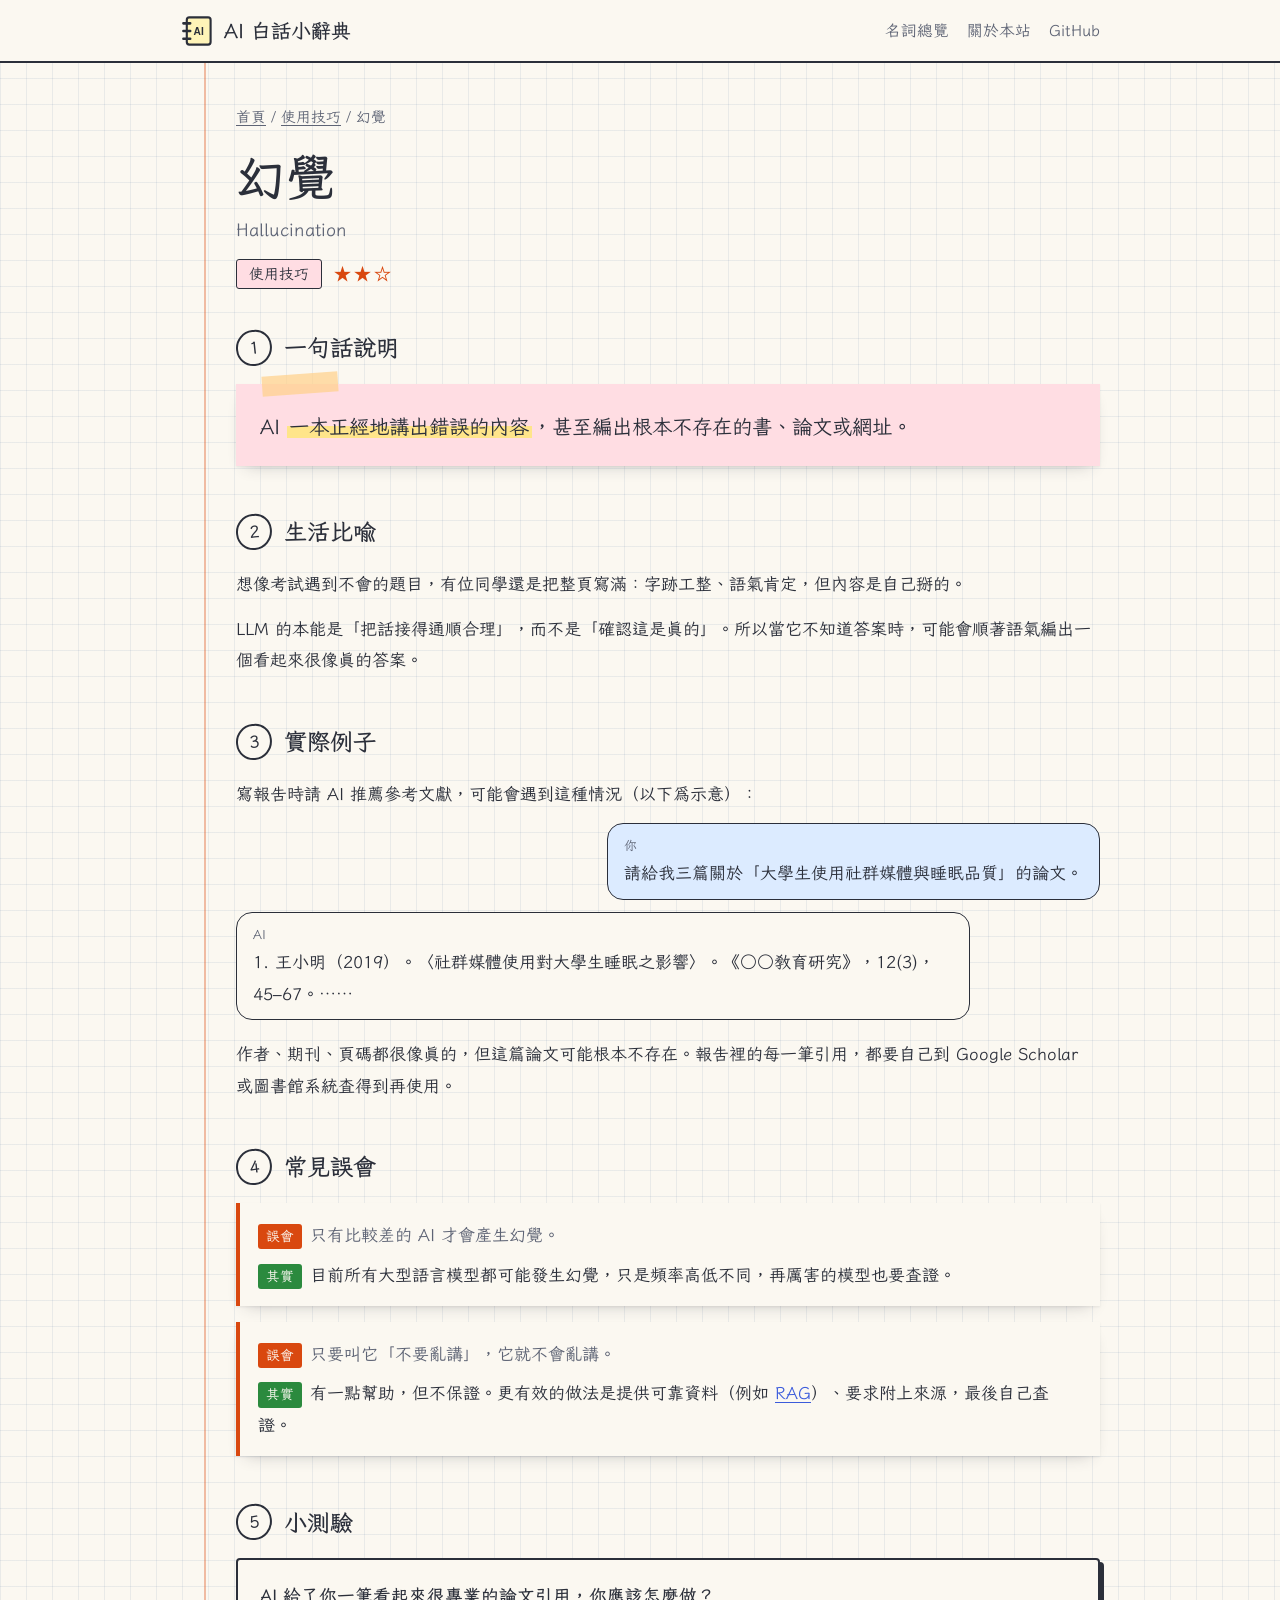
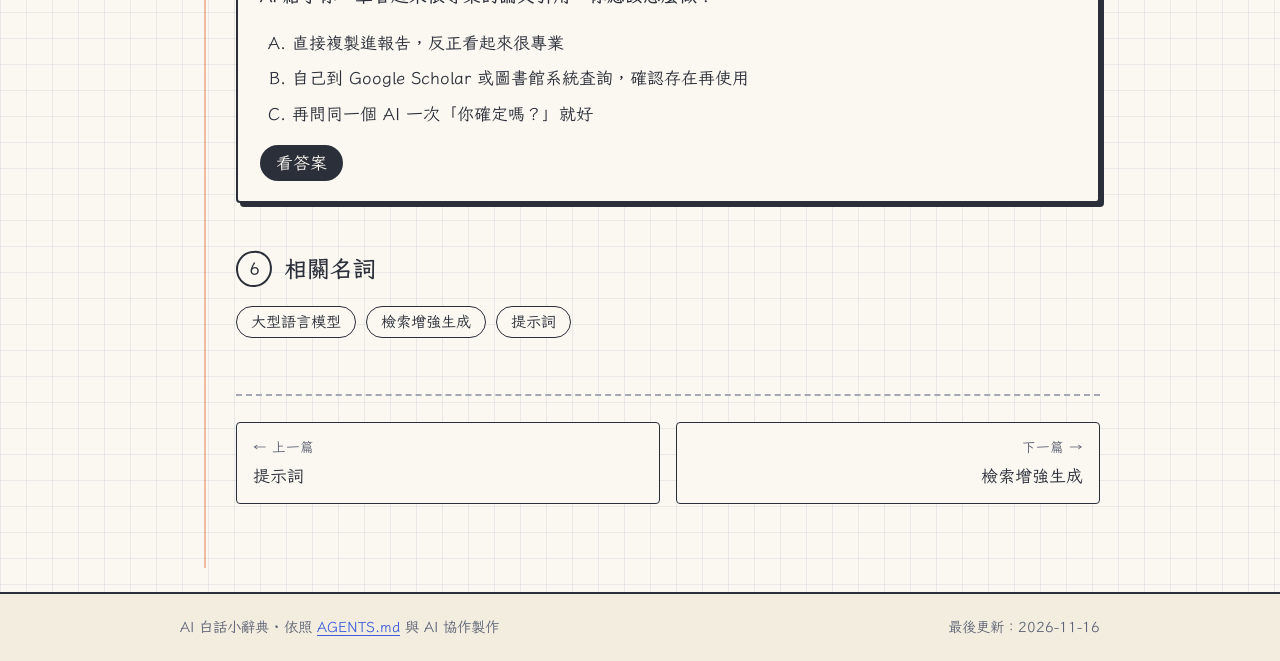
<file: terms/hallucination.html>
<!DOCTYPE html>
<html lang="zh-Hant-TW">
<head>
<meta charset="utf-8">
<meta name="viewport" content="width=device-width, initial-scale=1">
<title>幻覺（Hallucination）｜AI 白話小辭典</title>
<meta name="description" content="AI 一本正經地講出錯誤、甚至根本不存在的內容。">
<link rel="preconnect" href="https://fonts.googleapis.com">
<link rel="preconnect" href="https://fonts.gstatic.com" crossorigin>
<link rel="stylesheet" href="https://fonts.googleapis.com/css2?family=LXGW+WenKai+TC:wght@400;700&display=swap">
<link rel="stylesheet" href="../assets/style.css">
<link rel="icon" href="../assets/favicon.svg" type="image/svg+xml">
</head>
<body data-root="../" data-slug="hallucination">

<header class="site-header">
  <div class="site-header__inner">
    <a class="logo" href="../index.html">
      <svg class="logo__mark" viewBox="0 0 40 40" aria-hidden="true"><rect class="paper" x="8" y="4" width="28" height="32" rx="3" stroke-width="2.5"/><path class="ring" d="M4 11h8M4 20h8M4 29h8" stroke-width="3" stroke-linecap="round"/><text class="txt" x="22" y="25" font-size="12" font-weight="700" text-anchor="middle" font-family="sans-serif">AI</text></svg>
      <span>AI 白話小辭典</span>
    </a>
    <nav class="site-nav" aria-label="主選單">
      <a href="../index.html#terms">名詞總覽</a>
      <a href="../index.html#about">關於本站</a>
      <a href="https://github.com/lee556677-glitch/ai-glossary">GitHub</a>
    </nav>
  </div>
</header>

<main class="page">
  <nav class="breadcrumb" aria-label="麵包屑">
    <a href="../index.html">首頁</a> / <a href="../index.html?cat=usage#terms">使用技巧</a> / 幻覺
  </nav>

  <header class="term-head">
    <h1>幻覺</h1>
    <p class="term-head__en">Hallucination</p>
    <p class="term-meta">
      <span class="tag tag--pink">使用技巧</span>
      <span class="level"><span aria-hidden="true">★★☆</span><span class="sr-only">難度 2 / 3</span></span>
    </p>
  </header>

  <section class="block" id="oneliner">
    <h2><span class="num">1</span>一句話說明</h2>
    <div class="note note--pink">
      <p>AI <mark class="hl">一本正經地講出錯誤的內容</mark>，甚至編出根本不存在的書、論文或網址。</p>
    </div>
  </section>

  <section class="block" id="analogy">
    <h2><span class="num">2</span>生活比喻</h2>
    <p>想像考試遇到不會的題目，有位同學還是把整頁寫滿：字跡工整、語氣肯定，但內容是自己掰的。</p>
    <p>LLM 的本能是「把話接得通順合理」，而不是「確認這是真的」。所以當它不知道答案時，可能會順著語氣編出一個看起來很像真的答案。</p>
  </section>

  <section class="block" id="example">
    <h2><span class="num">3</span>實際例子</h2>
    <p>寫報告時請 AI 推薦參考文獻，可能會遇到這種情況（以下為示意）：</p>
    <div class="chat">
      <p class="chat__user">請給我三篇關於「大學生使用社群媒體與睡眠品質」的論文。</p>
      <p class="chat__ai">1. 王小明（2019）。〈社群媒體使用對大學生睡眠之影響〉。《○○教育研究》，12(3)，45–67。……</p>
    </div>
    <p>作者、期刊、頁碼都很像真的，但這篇論文可能根本不存在。報告裡的每一筆引用，都要自己到 Google Scholar 或圖書館系統查得到再使用。</p>
  </section>

  <section class="block" id="myths">
    <h2><span class="num">4</span>常見誤會</h2>
    <ul class="myths">
      <li>
        <p class="myths__wrong">只有比較差的 AI 才會產生幻覺。</p>
        <p class="myths__right">目前所有大型語言模型都可能發生幻覺，只是頻率高低不同，再厲害的模型也要查證。</p>
      </li>
      <li>
        <p class="myths__wrong">只要叫它「不要亂講」，它就不會亂講。</p>
        <p class="myths__right">有一點幫助，但不保證。更有效的做法是提供可靠資料（例如 <a href="rag.html">RAG</a>）、要求附上來源，最後自己查證。</p>
      </li>
    </ul>
  </section>

  <section class="block" id="quiz">
    <h2><span class="num">5</span>小測驗</h2>
    <div class="quiz">
      <p class="quiz__q">AI 給了你一筆看起來很專業的論文引用，你應該怎麼做？</p>
      <ol class="quiz__options" type="A">
        <li>直接複製進報告，反正看起來很專業</li>
        <li>自己到 Google Scholar 或圖書館系統查詢，確認存在再使用</li>
        <li>再問同一個 AI 一次「你確定嗎？」就好</li>
      </ol>
      <details>
        <summary>看答案</summary>
        <div class="quiz__answer">
          <p><strong>答案：B</strong>。AI 說「確定」不代表真的存在；真正可靠的是自己查到原始資料。</p>
        </div>
      </details>
    </div>
  </section>

  <section class="block" id="related">
    <h2><span class="num">6</span>相關名詞</h2>
    <ul class="chips">
      <li><a class="chip" href="llm.html">大型語言模型</a></li>
      <li><a class="chip" href="rag.html">檢索增強生成</a></li>
      <li><a class="chip" href="prompt.html">提示詞</a></li>
    </ul>
  </section>

  <nav class="term-nav" id="term-nav" aria-label="上一篇與下一篇"></nav>
</main>

<footer class="site-footer">
  <div class="site-footer__inner">
    <span>AI 白話小辭典 · 依照 <a href="https://github.com/lee556677-glitch/ai-glossary/blob/main/AGENTS.md">AGENTS.md</a> 與 AI 協作製作</span>
    <span>最後更新：2026-11-16</span>
  </div>
</footer>

<script src="../data/terms.js"></script>
<script src="../assets/main.js"></script>
</body>
</html>
</file>
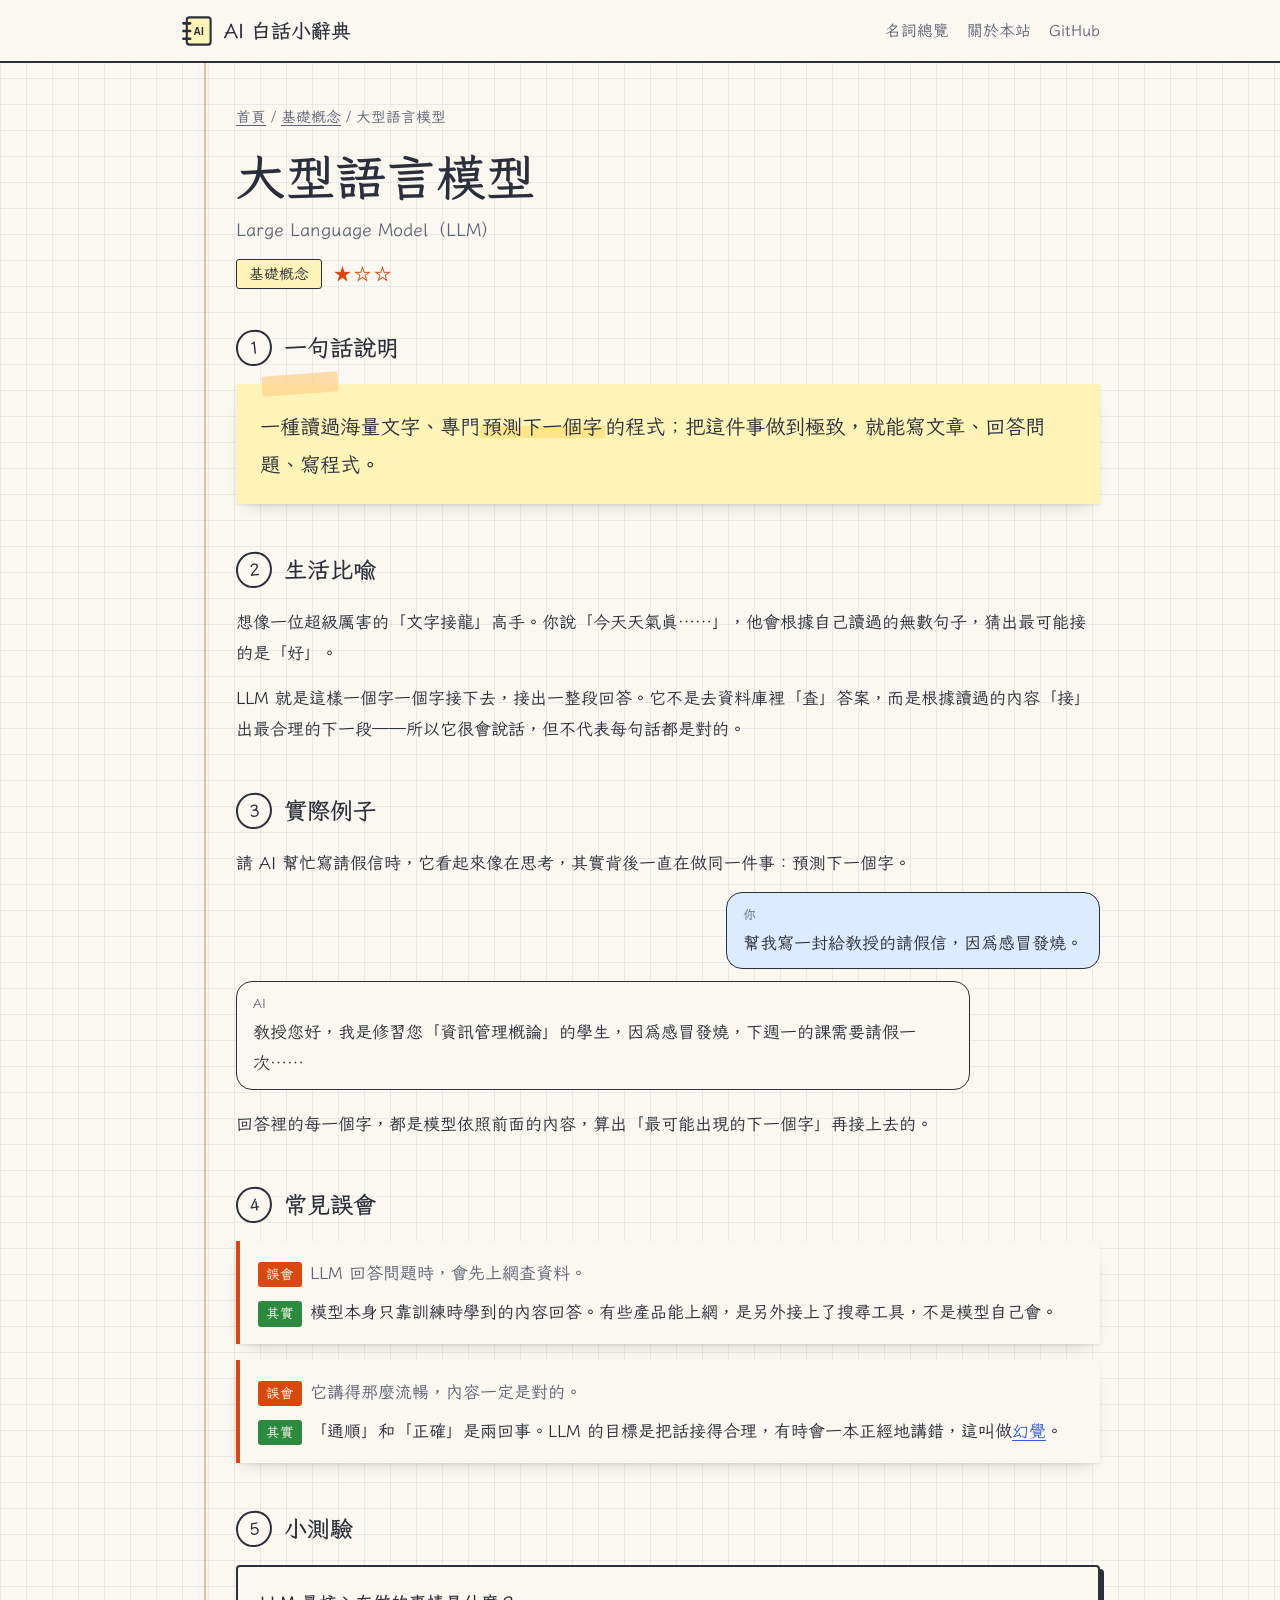
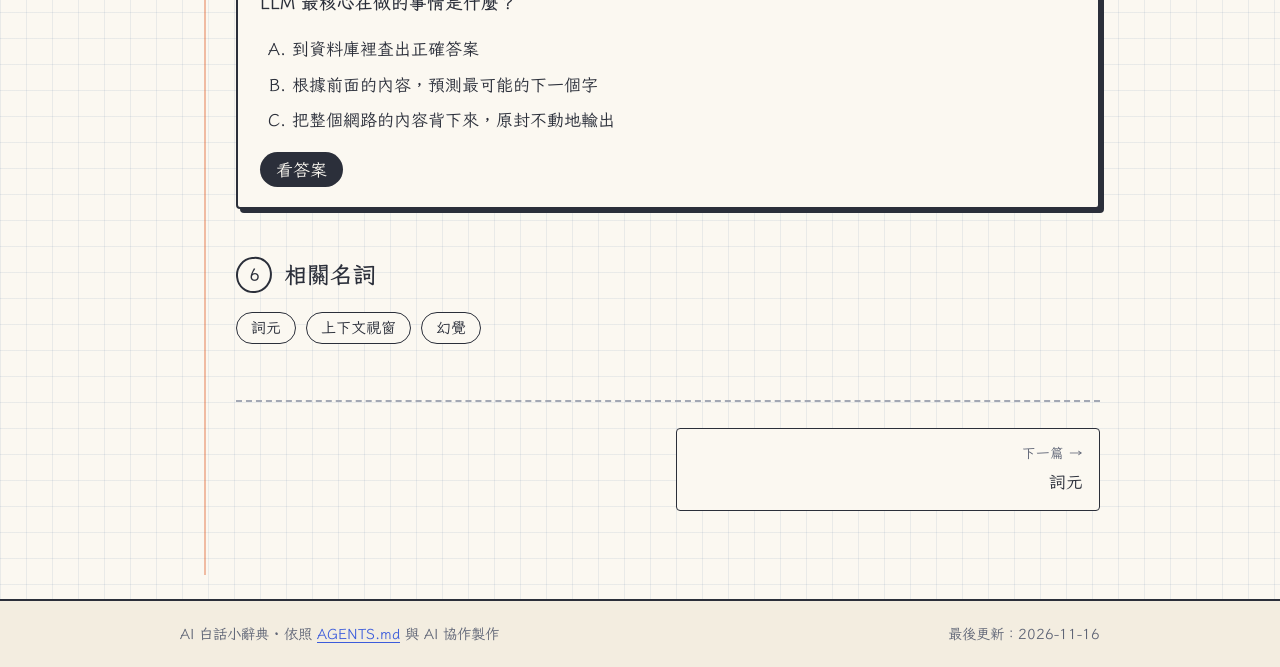
<file: terms/llm.html>
<!DOCTYPE html>
<html lang="zh-Hant-TW">
<head>
<meta charset="utf-8">
<meta name="viewport" content="width=device-width, initial-scale=1">
<title>大型語言模型（Large Language Model）｜AI 白話小辭典</title>
<meta name="description" content="讀過海量文字、專門「預測下一個字」的程式，ChatGPT 等聊天 AI 的大腦。">
<link rel="preconnect" href="https://fonts.googleapis.com">
<link rel="preconnect" href="https://fonts.gstatic.com" crossorigin>
<link rel="stylesheet" href="https://fonts.googleapis.com/css2?family=LXGW+WenKai+TC:wght@400;700&display=swap">
<link rel="stylesheet" href="../assets/style.css">
<link rel="icon" href="../assets/favicon.svg" type="image/svg+xml">
</head>
<body data-root="../" data-slug="llm">

<header class="site-header">
  <div class="site-header__inner">
    <a class="logo" href="../index.html">
      <svg class="logo__mark" viewBox="0 0 40 40" aria-hidden="true"><rect class="paper" x="8" y="4" width="28" height="32" rx="3" stroke-width="2.5"/><path class="ring" d="M4 11h8M4 20h8M4 29h8" stroke-width="3" stroke-linecap="round"/><text class="txt" x="22" y="25" font-size="12" font-weight="700" text-anchor="middle" font-family="sans-serif">AI</text></svg>
      <span>AI 白話小辭典</span>
    </a>
    <nav class="site-nav" aria-label="主選單">
      <a href="../index.html#terms">名詞總覽</a>
      <a href="../index.html#about">關於本站</a>
      <a href="https://github.com/lee556677-glitch/ai-glossary">GitHub</a>
    </nav>
  </div>
</header>

<main class="page">
  <nav class="breadcrumb" aria-label="麵包屑">
    <a href="../index.html">首頁</a> / <a href="../index.html?cat=basic#terms">基礎概念</a> / 大型語言模型
  </nav>

  <header class="term-head">
    <h1>大型語言模型</h1>
    <p class="term-head__en">Large Language Model（LLM）</p>
    <p class="term-meta">
      <span class="tag tag--yellow">基礎概念</span>
      <span class="level"><span aria-hidden="true">★☆☆</span><span class="sr-only">難度 1 / 3</span></span>
    </p>
  </header>

  <section class="block" id="oneliner">
    <h2><span class="num">1</span>一句話說明</h2>
    <div class="note note--yellow">
      <p>一種讀過海量文字、專門<mark class="hl">預測下一個字</mark>的程式；把這件事做到極致，就能寫文章、回答問題、寫程式。</p>
    </div>
  </section>

  <section class="block" id="analogy">
    <h2><span class="num">2</span>生活比喻</h2>
    <p>想像一位超級厲害的「文字接龍」高手。你說「今天天氣真……」，他會根據自己讀過的無數句子，猜出最可能接的是「好」。</p>
    <p>LLM 就是這樣一個字一個字接下去，接出一整段回答。它不是去資料庫裡「查」答案，而是根據讀過的內容「接」出最合理的下一段——所以它很會說話，但不代表每句話都是對的。</p>
  </section>

  <section class="block" id="example">
    <h2><span class="num">3</span>實際例子</h2>
    <p>請 AI 幫忙寫請假信時，它看起來像在思考，其實背後一直在做同一件事：預測下一個字。</p>
    <div class="chat">
      <p class="chat__user">幫我寫一封給教授的請假信，因為感冒發燒。</p>
      <p class="chat__ai">教授您好，我是修習您「資訊管理概論」的學生，因為感冒發燒，下週一的課需要請假一次……</p>
    </div>
    <p>回答裡的每一個字，都是模型依照前面的內容，算出「最可能出現的下一個字」再接上去的。</p>
  </section>

  <section class="block" id="myths">
    <h2><span class="num">4</span>常見誤會</h2>
    <ul class="myths">
      <li>
        <p class="myths__wrong">LLM 回答問題時，會先上網查資料。</p>
        <p class="myths__right">模型本身只靠訓練時學到的內容回答。有些產品能上網，是另外接上了搜尋工具，不是模型自己會。</p>
      </li>
      <li>
        <p class="myths__wrong">它講得那麼流暢，內容一定是對的。</p>
        <p class="myths__right">「通順」和「正確」是兩回事。LLM 的目標是把話接得合理，有時會一本正經地講錯，這叫做<a href="hallucination.html">幻覺</a>。</p>
      </li>
    </ul>
  </section>

  <section class="block" id="quiz">
    <h2><span class="num">5</span>小測驗</h2>
    <div class="quiz">
      <p class="quiz__q">LLM 最核心在做的事情是什麼？</p>
      <ol class="quiz__options" type="A">
        <li>到資料庫裡查出正確答案</li>
        <li>根據前面的內容，預測最可能的下一個字</li>
        <li>把整個網路的內容背下來，原封不動地輸出</li>
      </ol>
      <details>
        <summary>看答案</summary>
        <div class="quiz__answer">
          <p><strong>答案：B</strong>。LLM 是「接龍高手」，一段回答是一個字一個字預測出來的。</p>
        </div>
      </details>
    </div>
  </section>

  <section class="block" id="related">
    <h2><span class="num">6</span>相關名詞</h2>
    <ul class="chips">
      <li><a class="chip" href="token.html">詞元</a></li>
      <li><a class="chip" href="context-window.html">上下文視窗</a></li>
      <li><a class="chip" href="hallucination.html">幻覺</a></li>
    </ul>
  </section>

  <nav class="term-nav" id="term-nav" aria-label="上一篇與下一篇"></nav>
</main>

<footer class="site-footer">
  <div class="site-footer__inner">
    <span>AI 白話小辭典 · 依照 <a href="https://github.com/lee556677-glitch/ai-glossary/blob/main/AGENTS.md">AGENTS.md</a> 與 AI 協作製作</span>
    <span>最後更新：2026-11-16</span>
  </div>
</footer>

<script src="../data/terms.js"></script>
<script src="../assets/main.js"></script>
</body>
</html>
</file>
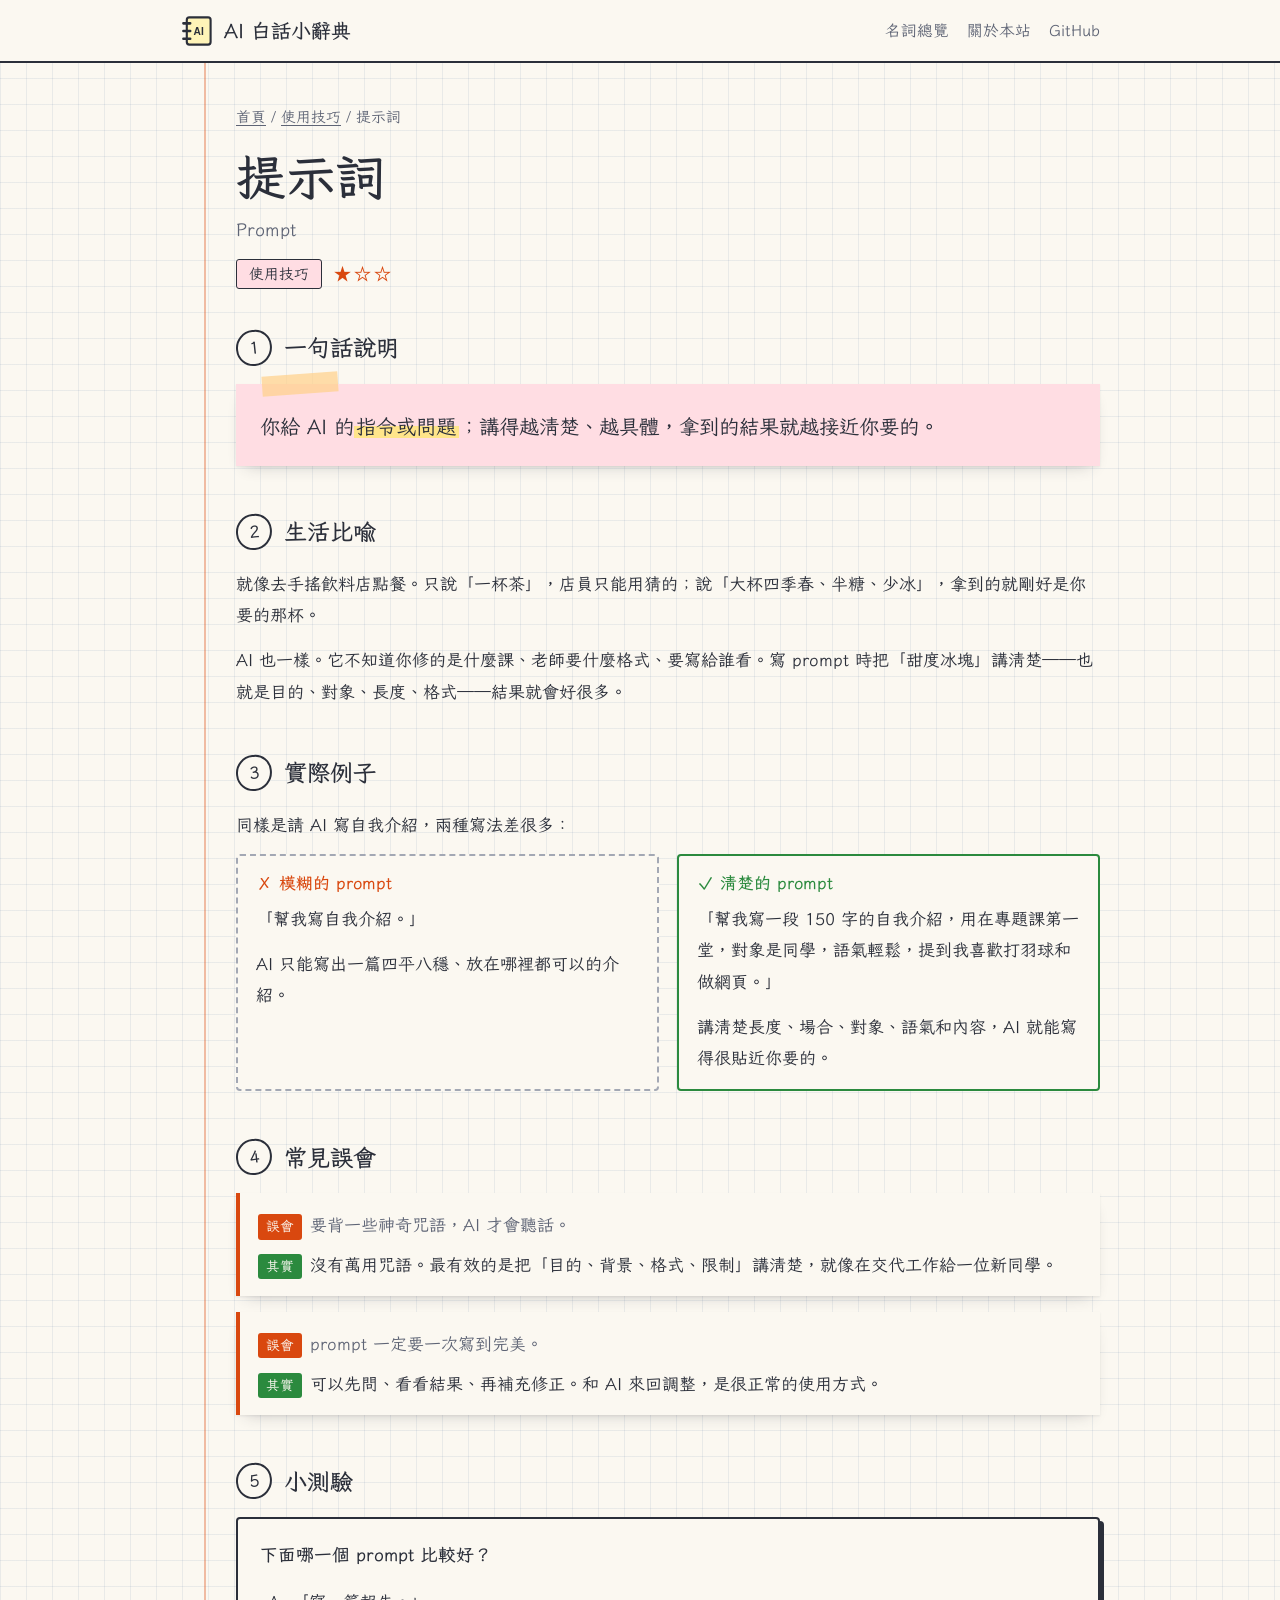
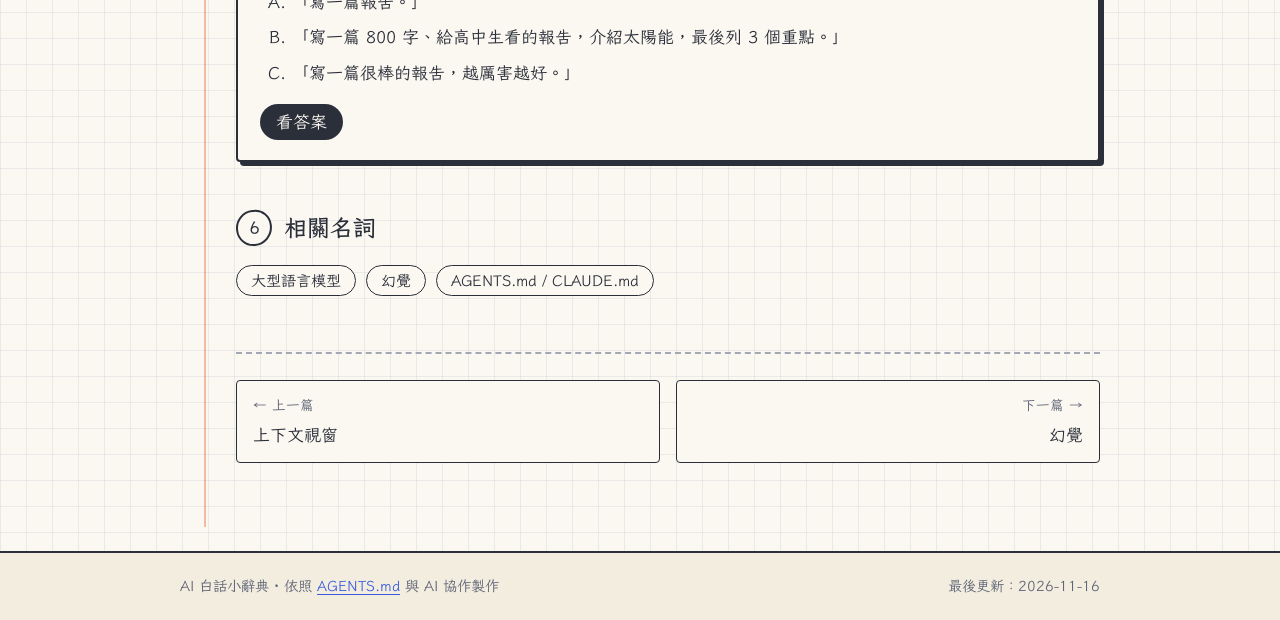
<file: terms/prompt.html>
<!DOCTYPE html>
<html lang="zh-Hant-TW">
<head>
<meta charset="utf-8">
<meta name="viewport" content="width=device-width, initial-scale=1">
<title>提示詞（Prompt）｜AI 白話小辭典</title>
<meta name="description" content="你給 AI 的指令或問題，講得越清楚，拿到的結果越接近你要的。">
<link rel="preconnect" href="https://fonts.googleapis.com">
<link rel="preconnect" href="https://fonts.gstatic.com" crossorigin>
<link rel="stylesheet" href="https://fonts.googleapis.com/css2?family=LXGW+WenKai+TC:wght@400;700&display=swap">
<link rel="stylesheet" href="../assets/style.css">
<link rel="icon" href="../assets/favicon.svg" type="image/svg+xml">
</head>
<body data-root="../" data-slug="prompt">

<header class="site-header">
  <div class="site-header__inner">
    <a class="logo" href="../index.html">
      <svg class="logo__mark" viewBox="0 0 40 40" aria-hidden="true"><rect class="paper" x="8" y="4" width="28" height="32" rx="3" stroke-width="2.5"/><path class="ring" d="M4 11h8M4 20h8M4 29h8" stroke-width="3" stroke-linecap="round"/><text class="txt" x="22" y="25" font-size="12" font-weight="700" text-anchor="middle" font-family="sans-serif">AI</text></svg>
      <span>AI 白話小辭典</span>
    </a>
    <nav class="site-nav" aria-label="主選單">
      <a href="../index.html#terms">名詞總覽</a>
      <a href="../index.html#about">關於本站</a>
      <a href="https://github.com/lee556677-glitch/ai-glossary">GitHub</a>
    </nav>
  </div>
</header>

<main class="page">
  <nav class="breadcrumb" aria-label="麵包屑">
    <a href="../index.html">首頁</a> / <a href="../index.html?cat=usage#terms">使用技巧</a> / 提示詞
  </nav>

  <header class="term-head">
    <h1>提示詞</h1>
    <p class="term-head__en">Prompt</p>
    <p class="term-meta">
      <span class="tag tag--pink">使用技巧</span>
      <span class="level"><span aria-hidden="true">★☆☆</span><span class="sr-only">難度 1 / 3</span></span>
    </p>
  </header>

  <section class="block" id="oneliner">
    <h2><span class="num">1</span>一句話說明</h2>
    <div class="note note--pink">
      <p>你給 AI 的<mark class="hl">指令或問題</mark>；講得越清楚、越具體，拿到的結果就越接近你要的。</p>
    </div>
  </section>

  <section class="block" id="analogy">
    <h2><span class="num">2</span>生活比喻</h2>
    <p>就像去手搖飲料店點餐。只說「一杯茶」，店員只能用猜的；說「大杯四季春、半糖、少冰」，拿到的就剛好是你要的那杯。</p>
    <p>AI 也一樣。它不知道你修的是什麼課、老師要什麼格式、要寫給誰看。寫 prompt 時把「甜度冰塊」講清楚——也就是目的、對象、長度、格式——結果就會好很多。</p>
  </section>

  <section class="block" id="example">
    <h2><span class="num">3</span>實際例子</h2>
    <p>同樣是請 AI 寫自我介紹，兩種寫法差很多：</p>
    <div class="compare">
      <div class="compare__bad">
        <h3>模糊的 prompt</h3>
        <p>「幫我寫自我介紹。」</p>
        <p>AI 只能寫出一篇四平八穩、放在哪裡都可以的介紹。</p>
      </div>
      <div class="compare__good">
        <h3>清楚的 prompt</h3>
        <p>「幫我寫一段 150 字的自我介紹，用在專題課第一堂，對象是同學，語氣輕鬆，提到我喜歡打羽球和做網頁。」</p>
        <p>講清楚長度、場合、對象、語氣和內容，AI 就能寫得很貼近你要的。</p>
      </div>
    </div>
  </section>

  <section class="block" id="myths">
    <h2><span class="num">4</span>常見誤會</h2>
    <ul class="myths">
      <li>
        <p class="myths__wrong">要背一些神奇咒語，AI 才會聽話。</p>
        <p class="myths__right">沒有萬用咒語。最有效的是把「目的、背景、格式、限制」講清楚，就像在交代工作給一位新同學。</p>
      </li>
      <li>
        <p class="myths__wrong">prompt 一定要一次寫到完美。</p>
        <p class="myths__right">可以先問、看看結果、再補充修正。和 AI 來回調整，是很正常的使用方式。</p>
      </li>
    </ul>
  </section>

  <section class="block" id="quiz">
    <h2><span class="num">5</span>小測驗</h2>
    <div class="quiz">
      <p class="quiz__q">下面哪一個 prompt 比較好？</p>
      <ol class="quiz__options" type="A">
        <li>「寫一篇報告。」</li>
        <li>「寫一篇 800 字、給高中生看的報告，介紹太陽能，最後列 3 個重點。」</li>
        <li>「寫一篇很棒的報告，越厲害越好。」</li>
      </ol>
      <details>
        <summary>看答案</summary>
        <div class="quiz__answer">
          <p><strong>答案：B</strong>。它講清楚了長度、讀者、主題和格式；C 雖然很熱情，但「很棒」沒有說清楚標準。</p>
        </div>
      </details>
    </div>
  </section>

  <section class="block" id="related">
    <h2><span class="num">6</span>相關名詞</h2>
    <ul class="chips">
      <li><a class="chip" href="llm.html">大型語言模型</a></li>
      <li><a class="chip" href="hallucination.html">幻覺</a></li>
      <li><a class="chip" href="agents-md.html">AGENTS.md / CLAUDE.md</a></li>
    </ul>
  </section>

  <nav class="term-nav" id="term-nav" aria-label="上一篇與下一篇"></nav>
</main>

<footer class="site-footer">
  <div class="site-footer__inner">
    <span>AI 白話小辭典 · 依照 <a href="https://github.com/lee556677-glitch/ai-glossary/blob/main/AGENTS.md">AGENTS.md</a> 與 AI 協作製作</span>
    <span>最後更新：2026-11-16</span>
  </div>
</footer>

<script src="../data/terms.js"></script>
<script src="../assets/main.js"></script>
</body>
</html>
</file>
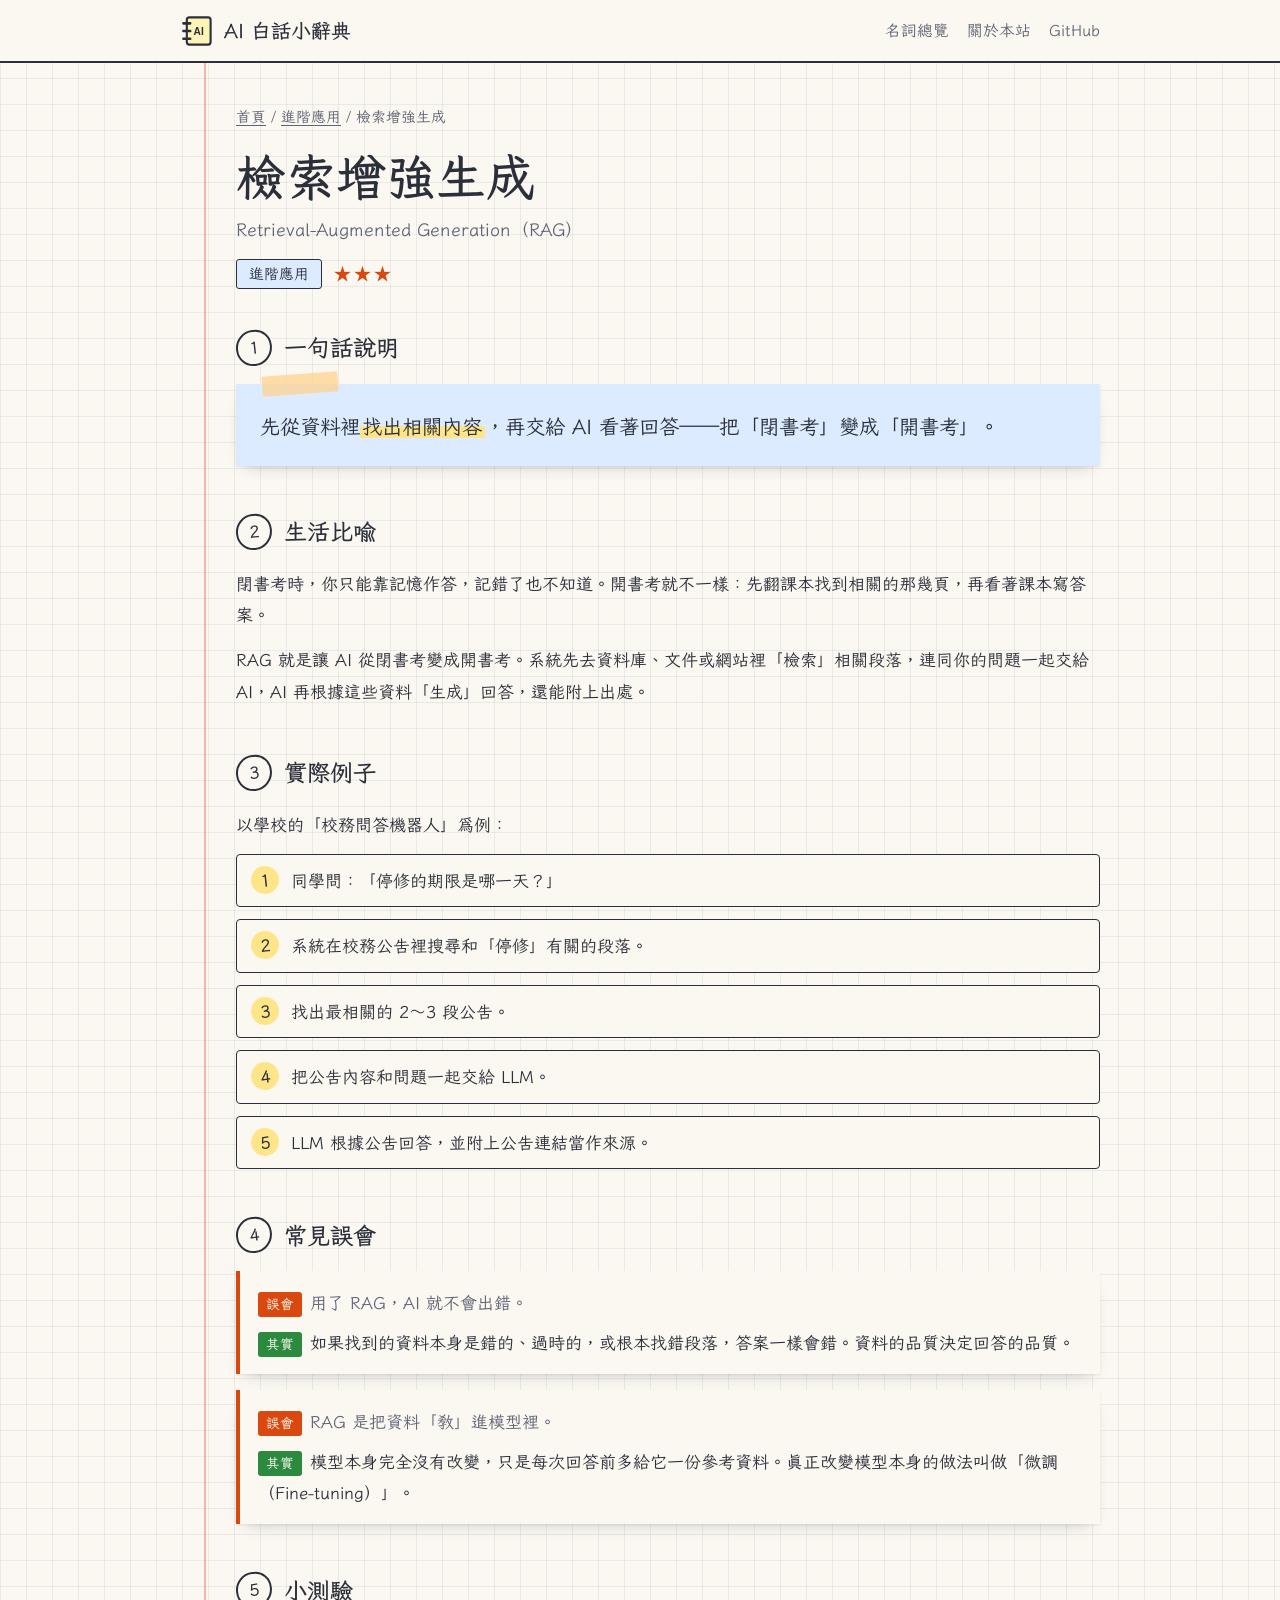
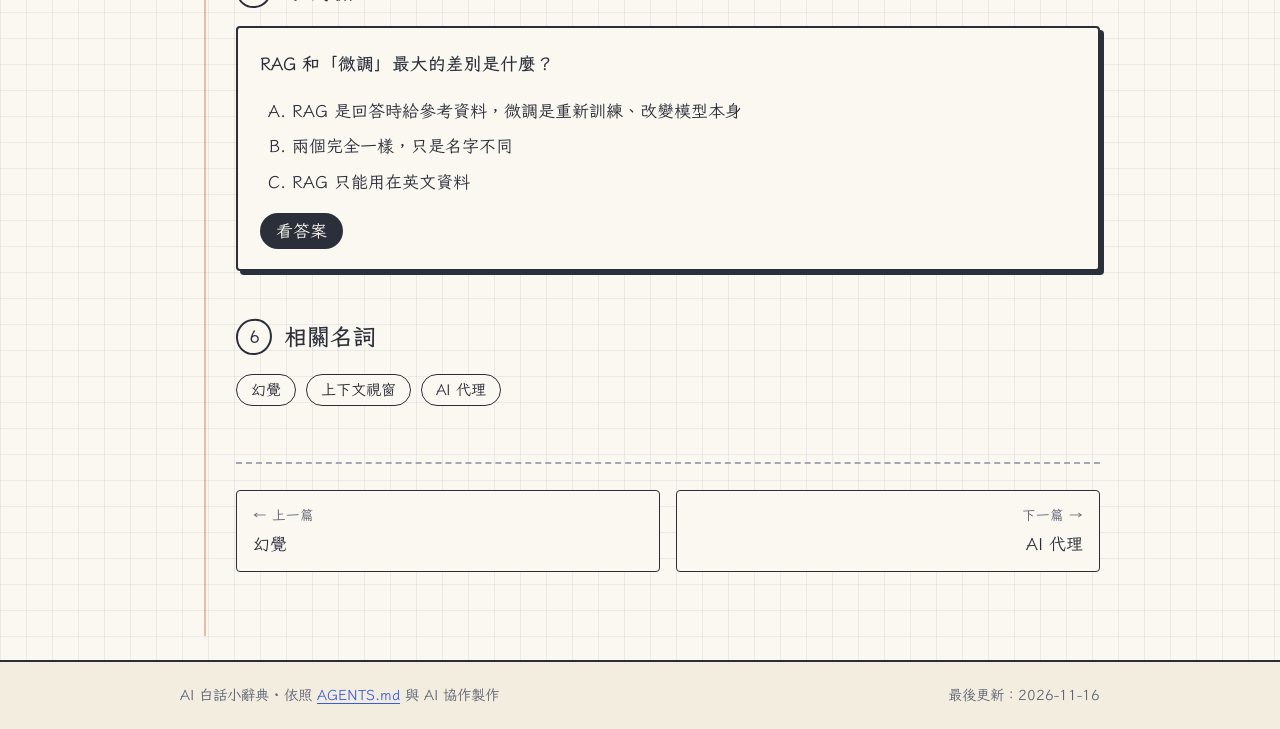
<file: terms/rag.html>
<!DOCTYPE html>
<html lang="zh-Hant-TW">
<head>
<meta charset="utf-8">
<meta name="viewport" content="width=device-width, initial-scale=1">
<title>檢索增強生成（Retrieval-Augmented Generation）｜AI 白話小辭典</title>
<meta name="description" content="先找出相關資料再讓 AI 看著回答，像把閉書考變成開書考。">
<link rel="preconnect" href="https://fonts.googleapis.com">
<link rel="preconnect" href="https://fonts.gstatic.com" crossorigin>
<link rel="stylesheet" href="https://fonts.googleapis.com/css2?family=LXGW+WenKai+TC:wght@400;700&display=swap">
<link rel="stylesheet" href="../assets/style.css">
<link rel="icon" href="../assets/favicon.svg" type="image/svg+xml">
</head>
<body data-root="../" data-slug="rag">

<header class="site-header">
  <div class="site-header__inner">
    <a class="logo" href="../index.html">
      <svg class="logo__mark" viewBox="0 0 40 40" aria-hidden="true"><rect class="paper" x="8" y="4" width="28" height="32" rx="3" stroke-width="2.5"/><path class="ring" d="M4 11h8M4 20h8M4 29h8" stroke-width="3" stroke-linecap="round"/><text class="txt" x="22" y="25" font-size="12" font-weight="700" text-anchor="middle" font-family="sans-serif">AI</text></svg>
      <span>AI 白話小辭典</span>
    </a>
    <nav class="site-nav" aria-label="主選單">
      <a href="../index.html#terms">名詞總覽</a>
      <a href="../index.html#about">關於本站</a>
      <a href="https://github.com/lee556677-glitch/ai-glossary">GitHub</a>
    </nav>
  </div>
</header>

<main class="page">
  <nav class="breadcrumb" aria-label="麵包屑">
    <a href="../index.html">首頁</a> / <a href="../index.html?cat=advanced#terms">進階應用</a> / 檢索增強生成
  </nav>

  <header class="term-head">
    <h1>檢索增強生成</h1>
    <p class="term-head__en">Retrieval-Augmented Generation（RAG）</p>
    <p class="term-meta">
      <span class="tag tag--blue">進階應用</span>
      <span class="level"><span aria-hidden="true">★★★</span><span class="sr-only">難度 3 / 3</span></span>
    </p>
  </header>

  <section class="block" id="oneliner">
    <h2><span class="num">1</span>一句話說明</h2>
    <div class="note note--blue">
      <p>先從資料裡<mark class="hl">找出相關內容</mark>，再交給 AI 看著回答——把「閉書考」變成「開書考」。</p>
    </div>
  </section>

  <section class="block" id="analogy">
    <h2><span class="num">2</span>生活比喻</h2>
    <p>閉書考時，你只能靠記憶作答，記錯了也不知道。開書考就不一樣：先翻課本找到相關的那幾頁，再看著課本寫答案。</p>
    <p>RAG 就是讓 AI 從閉書考變成開書考。系統先去資料庫、文件或網站裡「檢索」相關段落，連同你的問題一起交給 AI，AI 再根據這些資料「生成」回答，還能附上出處。</p>
  </section>

  <section class="block" id="example">
    <h2><span class="num">3</span>實際例子</h2>
    <p>以學校的「校務問答機器人」為例：</p>
    <ol class="steps">
      <li>同學問：「停修的期限是哪一天？」</li>
      <li>系統在校務公告裡搜尋和「停修」有關的段落。</li>
      <li>找出最相關的 2～3 段公告。</li>
      <li>把公告內容和問題一起交給 LLM。</li>
      <li>LLM 根據公告回答，並附上公告連結當作來源。</li>
    </ol>
  </section>

  <section class="block" id="myths">
    <h2><span class="num">4</span>常見誤會</h2>
    <ul class="myths">
      <li>
        <p class="myths__wrong">用了 RAG，AI 就不會出錯。</p>
        <p class="myths__right">如果找到的資料本身是錯的、過時的，或根本找錯段落，答案一樣會錯。資料的品質決定回答的品質。</p>
      </li>
      <li>
        <p class="myths__wrong">RAG 是把資料「教」進模型裡。</p>
        <p class="myths__right">模型本身完全沒有改變，只是每次回答前多給它一份參考資料。真正改變模型本身的做法叫做「微調（Fine-tuning）」。</p>
      </li>
    </ul>
  </section>

  <section class="block" id="quiz">
    <h2><span class="num">5</span>小測驗</h2>
    <div class="quiz">
      <p class="quiz__q">RAG 和「微調」最大的差別是什麼？</p>
      <ol class="quiz__options" type="A">
        <li>RAG 是回答時給參考資料，微調是重新訓練、改變模型本身</li>
        <li>兩個完全一樣，只是名字不同</li>
        <li>RAG 只能用在英文資料</li>
      </ol>
      <details>
        <summary>看答案</summary>
        <div class="quiz__answer">
          <p><strong>答案：A</strong>。RAG 像開書考，微調像重新補習，兩者也常常搭配使用。</p>
        </div>
      </details>
    </div>
  </section>

  <section class="block" id="related">
    <h2><span class="num">6</span>相關名詞</h2>
    <ul class="chips">
      <li><a class="chip" href="hallucination.html">幻覺</a></li>
      <li><a class="chip" href="context-window.html">上下文視窗</a></li>
      <li><a class="chip" href="ai-agent.html">AI 代理</a></li>
    </ul>
  </section>

  <nav class="term-nav" id="term-nav" aria-label="上一篇與下一篇"></nav>
</main>

<footer class="site-footer">
  <div class="site-footer__inner">
    <span>AI 白話小辭典 · 依照 <a href="https://github.com/lee556677-glitch/ai-glossary/blob/main/AGENTS.md">AGENTS.md</a> 與 AI 協作製作</span>
    <span>最後更新：2026-11-16</span>
  </div>
</footer>

<script src="../data/terms.js"></script>
<script src="../assets/main.js"></script>
</body>
</html>
</file>
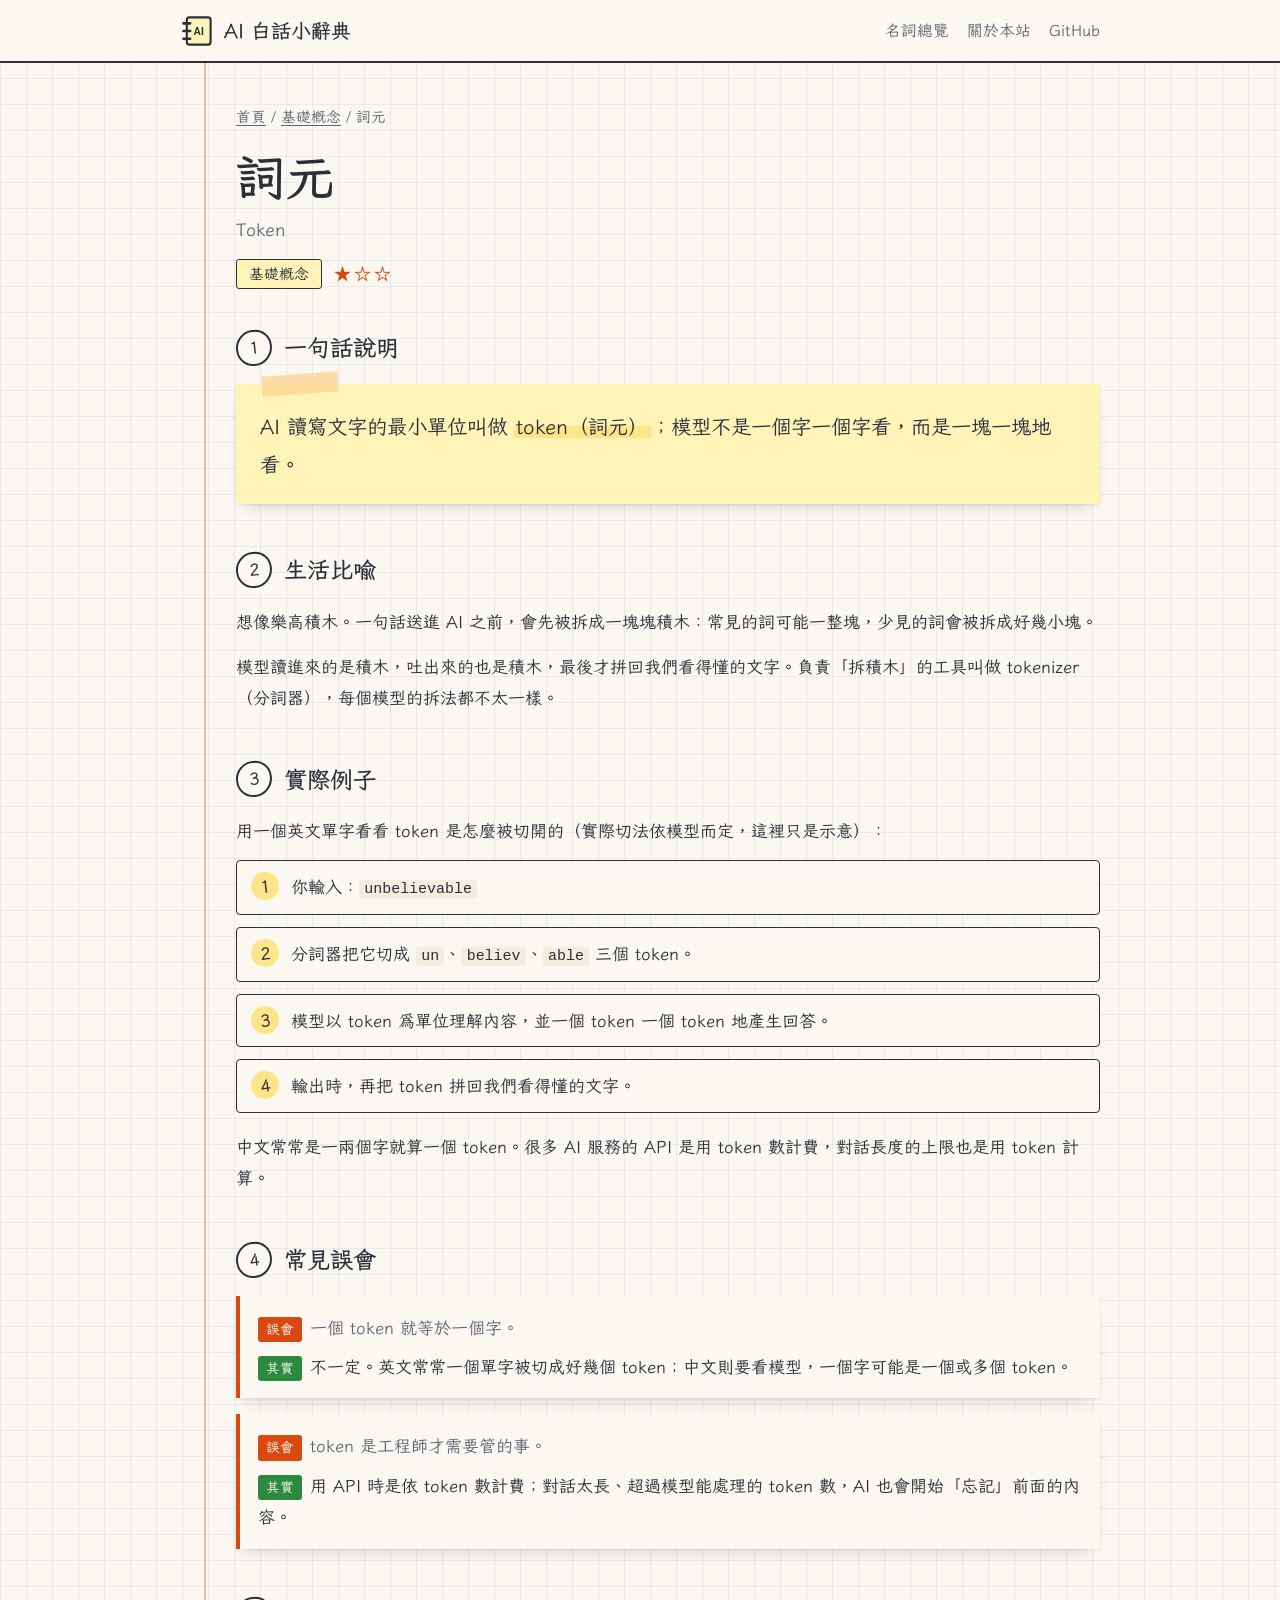
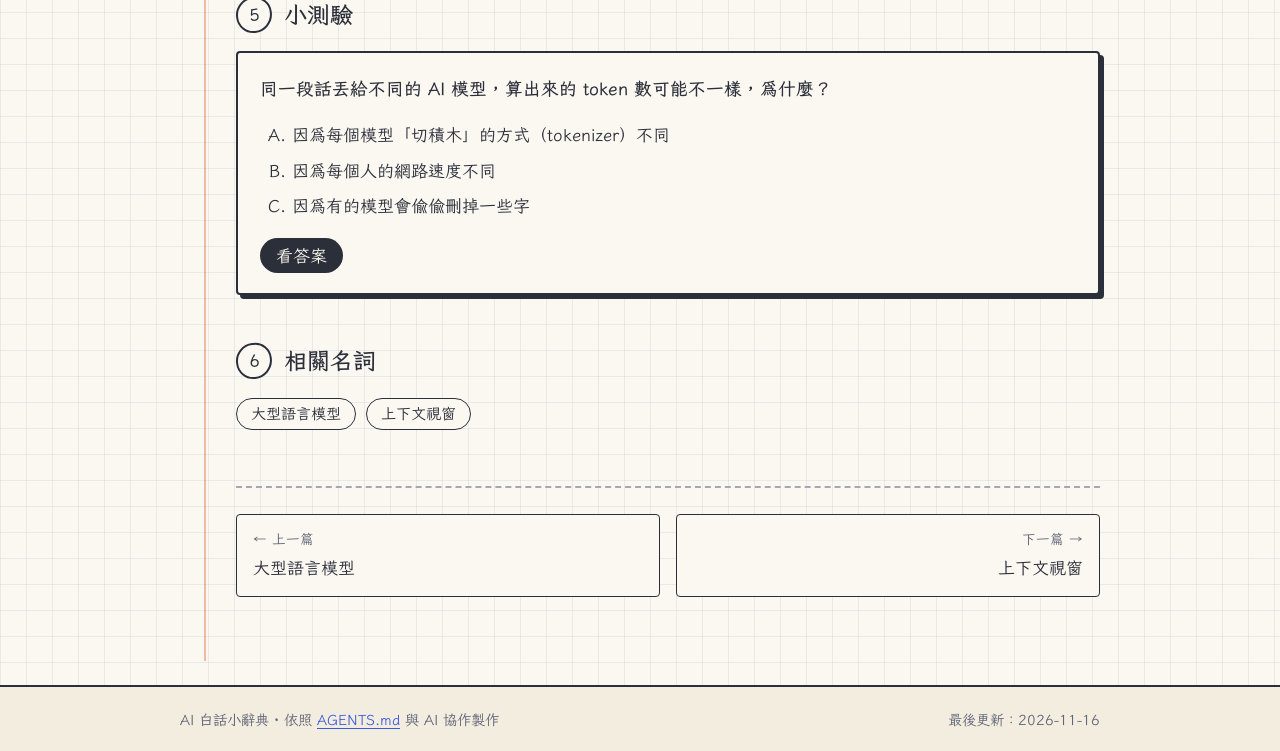
<file: terms/token.html>
<!DOCTYPE html>
<html lang="zh-Hant-TW">
<head>
<meta charset="utf-8">
<meta name="viewport" content="width=device-width, initial-scale=1">
<title>詞元（Token）｜AI 白話小辭典</title>
<meta name="description" content="AI 讀寫文字的最小單位，像把句子拆成一塊塊樂高積木。">
<link rel="preconnect" href="https://fonts.googleapis.com">
<link rel="preconnect" href="https://fonts.gstatic.com" crossorigin>
<link rel="stylesheet" href="https://fonts.googleapis.com/css2?family=LXGW+WenKai+TC:wght@400;700&display=swap">
<link rel="stylesheet" href="../assets/style.css">
<link rel="icon" href="../assets/favicon.svg" type="image/svg+xml">
</head>
<body data-root="../" data-slug="token">

<header class="site-header">
  <div class="site-header__inner">
    <a class="logo" href="../index.html">
      <svg class="logo__mark" viewBox="0 0 40 40" aria-hidden="true"><rect class="paper" x="8" y="4" width="28" height="32" rx="3" stroke-width="2.5"/><path class="ring" d="M4 11h8M4 20h8M4 29h8" stroke-width="3" stroke-linecap="round"/><text class="txt" x="22" y="25" font-size="12" font-weight="700" text-anchor="middle" font-family="sans-serif">AI</text></svg>
      <span>AI 白話小辭典</span>
    </a>
    <nav class="site-nav" aria-label="主選單">
      <a href="../index.html#terms">名詞總覽</a>
      <a href="../index.html#about">關於本站</a>
      <a href="https://github.com/lee556677-glitch/ai-glossary">GitHub</a>
    </nav>
  </div>
</header>

<main class="page">
  <nav class="breadcrumb" aria-label="麵包屑">
    <a href="../index.html">首頁</a> / <a href="../index.html?cat=basic#terms">基礎概念</a> / 詞元
  </nav>

  <header class="term-head">
    <h1>詞元</h1>
    <p class="term-head__en">Token</p>
    <p class="term-meta">
      <span class="tag tag--yellow">基礎概念</span>
      <span class="level"><span aria-hidden="true">★☆☆</span><span class="sr-only">難度 1 / 3</span></span>
    </p>
  </header>

  <section class="block" id="oneliner">
    <h2><span class="num">1</span>一句話說明</h2>
    <div class="note note--yellow">
      <p>AI 讀寫文字的最小單位叫做 <mark class="hl">token（詞元）</mark>；模型不是一個字一個字看，而是一塊一塊地看。</p>
    </div>
  </section>

  <section class="block" id="analogy">
    <h2><span class="num">2</span>生活比喻</h2>
    <p>想像樂高積木。一句話送進 AI 之前，會先被拆成一塊塊積木：常見的詞可能一整塊，少見的詞會被拆成好幾小塊。</p>
    <p>模型讀進來的是積木，吐出來的也是積木，最後才拼回我們看得懂的文字。負責「拆積木」的工具叫做 tokenizer（分詞器），每個模型的拆法都不太一樣。</p>
  </section>

  <section class="block" id="example">
    <h2><span class="num">3</span>實際例子</h2>
    <p>用一個英文單字看看 token 是怎麼被切開的（實際切法依模型而定，這裡只是示意）：</p>
    <ol class="steps">
      <li>你輸入：<code>unbelievable</code></li>
      <li>分詞器把它切成 <code>un</code>、<code>believ</code>、<code>able</code> 三個 token。</li>
      <li>模型以 token 為單位理解內容，並一個 token 一個 token 地產生回答。</li>
      <li>輸出時，再把 token 拼回我們看得懂的文字。</li>
    </ol>
    <p>中文常常是一兩個字就算一個 token。很多 AI 服務的 API 是用 token 數計費，對話長度的上限也是用 token 計算。</p>
  </section>

  <section class="block" id="myths">
    <h2><span class="num">4</span>常見誤會</h2>
    <ul class="myths">
      <li>
        <p class="myths__wrong">一個 token 就等於一個字。</p>
        <p class="myths__right">不一定。英文常常一個單字被切成好幾個 token；中文則要看模型，一個字可能是一個或多個 token。</p>
      </li>
      <li>
        <p class="myths__wrong">token 是工程師才需要管的事。</p>
        <p class="myths__right">用 API 時是依 token 數計費；對話太長、超過模型能處理的 token 數，AI 也會開始「忘記」前面的內容。</p>
      </li>
    </ul>
  </section>

  <section class="block" id="quiz">
    <h2><span class="num">5</span>小測驗</h2>
    <div class="quiz">
      <p class="quiz__q">同一段話丟給不同的 AI 模型，算出來的 token 數可能不一樣，為什麼？</p>
      <ol class="quiz__options" type="A">
        <li>因為每個模型「切積木」的方式（tokenizer）不同</li>
        <li>因為每個人的網路速度不同</li>
        <li>因為有的模型會偷偷刪掉一些字</li>
      </ol>
      <details>
        <summary>看答案</summary>
        <div class="quiz__answer">
          <p><strong>答案：A</strong>。每個模型有自己的分詞器，切法不同，token 數自然就不同。</p>
        </div>
      </details>
    </div>
  </section>

  <section class="block" id="related">
    <h2><span class="num">6</span>相關名詞</h2>
    <ul class="chips">
      <li><a class="chip" href="llm.html">大型語言模型</a></li>
      <li><a class="chip" href="context-window.html">上下文視窗</a></li>
    </ul>
  </section>

  <nav class="term-nav" id="term-nav" aria-label="上一篇與下一篇"></nav>
</main>

<footer class="site-footer">
  <div class="site-footer__inner">
    <span>AI 白話小辭典 · 依照 <a href="https://github.com/lee556677-glitch/ai-glossary/blob/main/AGENTS.md">AGENTS.md</a> 與 AI 協作製作</span>
    <span>最後更新：2026-11-16</span>
  </div>
</footer>

<script src="../data/terms.js"></script>
<script src="../assets/main.js"></script>
</body>
</html>
</file>
<file: assets/style.css>
/* =========================================================
   AI 白話小辭典 — 全站樣式（手寫筆記本風）
   規則見 AGENTS.md 第 6、7 節：
   - 顏色只能用下面 :root 的變數
   - 元件 class 只能用本檔已定義的，新增元件要先經使用者同意
   ========================================================= */

:root {
  /* 紙張與墨水 */
  --paper: #FBF8F1;
  --paper-deep: #F3EDE0;
  --grid: rgba(80, 110, 160, 0.10);
  --margin-line: rgba(217, 72, 15, 0.35);
  --ink: #2B2F3A;
  --ink-soft: #5E6475;
  --ink-faint: #A3A8B4;
  --pen: #3B5BDB;
  --red: #D9480F;
  --green-pen: #2B8A3E;

  /* 螢光筆、便利貼、紙膠帶 */
  --hl: #FFE58A;
  --note-yellow: #FFF4B8;
  --note-pink: #FFDDE3;
  --note-blue: #DCEBFF;
  --note-green: #DDF3E0;
  --tape: rgba(255, 210, 140, 0.72);

  /* 尺寸與陰影 */
  --radius: 4px;
  --maxw: 960px;
  --shadow: 0 1px 2px rgba(43, 47, 58, 0.08), 0 8px 16px -10px rgba(43, 47, 58, 0.30);
  --shadow-lift: 0 14px 24px -12px rgba(43, 47, 58, 0.40);

  /* 字體 */
  --font: "LXGW WenKai TC", "Noto Sans TC", "PingFang TC", "Microsoft JhengHei", system-ui, sans-serif;
}

/* ---------- 基礎 ---------- */
*, *::before, *::after { box-sizing: border-box; }

html { color-scheme: light; -webkit-text-size-adjust: 100%; }

body {
  margin: 0;
  font-family: var(--font);
  font-size: 17px;
  line-height: 1.85;
  color: var(--ink);
  background-color: var(--paper);
  background-image:
    linear-gradient(var(--grid) 1px, transparent 1px),
    linear-gradient(90deg, var(--grid) 1px, transparent 1px);
  background-size: 26px 26px;
}

a { color: var(--pen); text-underline-offset: 3px; }
a:hover { color: var(--red); }
:focus-visible { outline: 2px dashed var(--pen); outline-offset: 3px; }

h1, h2, h3 { margin: 0; line-height: 1.35; font-weight: 700; }
p { margin: 0 0 0.8em; }
code {
  font-family: ui-monospace, "Cascadia Code", Menlo, Consolas, monospace;
  font-size: 0.88em;
  padding: 0.1em 0.35em;
  background: var(--paper-deep);
  border-radius: 3px;
}

.sr-only {
  position: absolute; width: 1px; height: 1px; padding: 0; margin: -1px;
  overflow: hidden; clip: rect(0, 0, 0, 0); white-space: nowrap; border: 0;
}

/* ---------- 頁首、頁尾 ---------- */
.site-header { background: var(--paper); border-bottom: 2px solid var(--ink); }
.site-header__inner {
  max-width: var(--maxw); margin: 0 auto; padding: 12px 20px;
  display: flex; align-items: center; justify-content: space-between; gap: 8px 20px; flex-wrap: wrap;
}
.logo {
  display: inline-flex; align-items: center; gap: 10px;
  font-size: 1.25rem; font-weight: 700; color: var(--ink); text-decoration: none;
}
.logo:hover { color: var(--ink); }
.logo__mark { width: 34px; height: 34px; flex: none; }
.logo__mark .paper { fill: var(--note-yellow); stroke: var(--ink); }
.logo__mark .ring { fill: none; stroke: var(--ink); }
.logo__mark .txt { fill: var(--ink); }

.site-nav { display: flex; gap: 6px 18px; flex-wrap: wrap; font-size: 0.98rem; }
.site-nav a { color: var(--ink-soft); text-decoration: none; }
.site-nav a:hover { color: var(--ink); text-decoration: underline wavy var(--red); }

.site-footer { margin-top: 24px; background: var(--paper-deep); border-top: 2px solid var(--ink); }
.site-footer__inner {
  max-width: var(--maxw); margin: 0 auto; padding: 20px;
  display: flex; flex-wrap: wrap; justify-content: space-between; gap: 6px 20px;
  font-size: 0.9rem; color: var(--ink-soft);
}

/* ---------- 版面（筆記本內頁＋紅色邊線） ---------- */
.page { position: relative; max-width: var(--maxw); margin: 0 auto; padding: 40px 20px 64px; }
@media (min-width: 900px) {
  .page { padding-left: 76px; }
  .page::before {
    content: ""; position: absolute; top: 0; bottom: 0; left: 44px;
    width: 2px; background: var(--margin-line);
  }
}

/* ---------- 共用元件 ---------- */
mark.hl, .hl {
  color: inherit;
  padding: 0 0.12em;
  background: linear-gradient(transparent 50%, var(--hl) 50%, var(--hl) 92%, transparent 92%);
}

.note {
  position: relative; padding: 24px 24px 20px;
  background: var(--note-yellow); box-shadow: var(--shadow);
}
.note::before {
  content: ""; position: absolute; top: -10px; left: 26px;
  width: 76px; height: 20px; background: var(--tape); transform: rotate(-4deg);
}
.note > :last-child { margin-bottom: 0; }
.note--yellow { background: var(--note-yellow); }
.note--pink { background: var(--note-pink); }
.note--blue { background: var(--note-blue); }
.note--green { background: var(--note-green); }
.note + p { margin-top: 22px; }
.note .steps { margin-bottom: 4px; }

.section-title { font-size: 1.6rem; margin: 60px 0 18px; }

.stamp {
  display: inline-block; padding: 1px 12px; border: 2px solid var(--red); border-radius: 6px;
  color: var(--red); font-size: 0.92rem; transform: rotate(-2deg);
}
.stamp--blue { border-color: var(--pen); color: var(--pen); transform: rotate(1.5deg); }

.chips { display: flex; flex-wrap: wrap; gap: 10px; margin: 0; padding: 0; list-style: none; }
.chip {
  display: inline-block; padding: 2px 14px;
  font: inherit; font-size: 0.95rem; line-height: 1.7;
  color: var(--ink); background: var(--paper);
  border: 1.5px solid var(--ink); border-radius: 999px;
  text-decoration: none; cursor: pointer;
  transition: background-color 0.15s, transform 0.15s;
}
.chip:hover { color: var(--ink); background: var(--hl); transform: translateY(-1px); }
.chip.is-active { color: var(--paper); background: var(--ink); }

.steps { display: grid; gap: 12px; margin: 0; padding: 0; list-style: none; counter-reset: step; }
.steps li {
  position: relative; counter-increment: step;
  padding: 10px 16px 10px 54px;
  background: var(--paper); border: 1.5px solid var(--ink); border-radius: var(--radius);
}
.steps li::before {
  content: counter(step);
  position: absolute; left: 14px; top: 11px;
  width: 28px; height: 28px; display: grid; place-items: center;
  font-weight: 700; line-height: 1; background: var(--hl); border-radius: 50%; transform: rotate(-6deg);
}

.prompt-line {
  padding: 10px 16px; background: var(--paper);
  border: 1.5px dashed var(--ink); border-radius: var(--radius);
}

/* ---------- 首頁 ---------- */
.hero { margin-bottom: 8px; }
.hero__eyebrow { margin-bottom: 4px; color: var(--red); font-size: 0.9rem; letter-spacing: 0.14em; }
.hero h1 { font-size: clamp(2.3rem, 7vw, 3.6rem); margin-bottom: 14px; }
.hero__lead { max-width: 34em; font-size: 1.12rem; color: var(--ink-soft); }
.hero__stats { display: flex; flex-wrap: wrap; gap: 12px; margin-top: 18px; }

.toolbar { display: flex; flex-direction: column; gap: 16px; margin-bottom: 34px; }
.search { position: relative; display: block; max-width: 440px; }
.search svg {
  position: absolute; left: 2px; top: 50%; transform: translateY(-50%);
  width: 20px; height: 20px; color: var(--ink-soft);
}
.search input {
  width: 100%; padding: 8px 6px 8px 32px;
  font: inherit; font-size: 1.05rem; color: var(--ink);
  background: transparent; border: none; border-bottom: 2px solid var(--ink); border-radius: 0;
}
.search input::placeholder { color: var(--ink-faint); }
.search input:focus { outline: none; border-bottom-color: var(--pen); }

.card-grid { display: grid; grid-template-columns: repeat(auto-fill, minmax(250px, 1fr)); gap: 34px 26px; }
.card {
  position: relative; display: flex; flex-direction: column; gap: 4px;
  min-height: 210px; padding: 26px 20px 16px;
  color: var(--ink); text-decoration: none;
  background: var(--note-yellow); box-shadow: var(--shadow);
  transform: rotate(-1deg);
  transition: transform 0.2s, box-shadow 0.2s;
}
.card:nth-child(even) { transform: rotate(1.1deg); }
.card:nth-child(3n) { transform: rotate(-0.4deg); }
.card:hover, .card:focus-visible { color: var(--ink); transform: rotate(0) translateY(-4px); box-shadow: var(--shadow-lift); }
.card::before {
  content: ""; position: absolute; top: -11px; left: 50%;
  width: 86px; height: 22px; background: var(--tape); transform: translateX(-50%) rotate(-3deg);
}
.card--yellow { background: var(--note-yellow); }
.card--pink { background: var(--note-pink); }
.card--blue { background: var(--note-blue); }
.card--green { background: var(--note-green); }
.card__cat { font-size: 0.85rem; color: var(--ink-soft); }
.card__name { font-size: 1.45rem; }
.card__en { font-size: 0.9rem; color: var(--ink-soft); }
.card__summary { flex: 1; margin: 6px 0 8px; font-size: 0.98rem; line-height: 1.7; }
.card__foot { display: flex; justify-content: space-between; align-items: center; font-size: 0.9rem; }
.card__go { color: var(--pen); }

.empty { padding: 28px 0; color: var(--ink-soft); text-align: center; }

/* ---------- 名詞頁 ---------- */
.breadcrumb { margin-bottom: 14px; font-size: 0.92rem; color: var(--ink-soft); }
.breadcrumb a { color: var(--ink-soft); }

.term-head { margin-bottom: 40px; }
.term-head h1 { font-size: clamp(2.1rem, 6vw, 3.1rem); }
.term-head__en { margin: 2px 0 12px; font-size: 1.12rem; color: var(--ink-soft); }
.term-meta { display: flex; flex-wrap: wrap; align-items: center; gap: 12px; }

.tag {
  display: inline-block; padding: 0 12px; font-size: 0.92rem;
  background: var(--note-yellow); border: 1.5px solid var(--ink); border-radius: 3px;
}
.tag--yellow { background: var(--note-yellow); }
.tag--pink { background: var(--note-pink); }
.tag--blue { background: var(--note-blue); }
.tag--green { background: var(--note-green); }
.level { color: var(--red); letter-spacing: 3px; }

.block { margin: 0 0 48px; }
.block > h2 { display: flex; align-items: center; gap: 12px; margin-bottom: 18px; font-size: 1.45rem; }
.num {
  flex: none; display: inline-grid; place-items: center;
  width: 36px; height: 36px; font-size: 1.05rem; line-height: 1;
  background: var(--paper); border: 2px solid var(--ink); border-radius: 50% 46% 52% 48%;
  transform: rotate(-6deg);
}
#oneliner .note { font-size: 1.28rem; line-height: 1.85; }
.compare + p, .chat + p, .steps + p { margin-top: 18px; }

/* 好壞對照 */
.compare { display: grid; grid-template-columns: 1fr 1fr; gap: 18px; }
.compare__bad, .compare__good { padding: 16px 18px; background: var(--paper); border-radius: var(--radius); }
.compare__bad { border: 2px dashed var(--ink-faint); }
.compare__good { border: 2px solid var(--green-pen); }
.compare h3 { margin-bottom: 8px; font-size: 1.05rem; }
.compare__bad h3 { color: var(--red); }
.compare__good h3 { color: var(--green-pen); }
.compare__bad h3::before { content: "✗ "; }
.compare__good h3::before { content: "✓ "; }
.compare > div > :last-child { margin-bottom: 0; }

/* 對話示範 */
.chat { display: flex; flex-direction: column; gap: 12px; }
.chat p { max-width: 85%; margin: 0; padding: 10px 16px; border: 1.5px solid var(--ink); border-radius: 16px; }
.chat p::before { display: block; font-size: 0.8rem; color: var(--ink-soft); }
.chat__user { align-self: flex-end; background: var(--note-blue); border-bottom-right-radius: 4px; }
.chat__user::before { content: "你"; }
.chat__ai { align-self: flex-start; background: var(--paper); border-bottom-left-radius: 4px; }
.chat__ai::before { content: "AI"; }

/* 常見誤會 */
.myths { display: grid; gap: 16px; margin: 0; padding: 0; list-style: none; }
.myths li { padding: 16px 18px; background: var(--paper); border-left: 4px solid var(--red); box-shadow: var(--shadow); }
.myths p { margin: 0; }
.myths__wrong { margin-bottom: 8px !important; color: var(--ink-soft); }
.myths__wrong::before, .myths__right::before {
  display: inline-block; margin-right: 8px; padding: 0 8px;
  font-size: 0.85rem; color: var(--paper); border-radius: 3px;
}
.myths__wrong::before { content: "誤會"; background: var(--red); }
.myths__right::before { content: "其實"; background: var(--green-pen); }

/* 小測驗 */
.quiz {
  padding: 20px 22px; background: var(--paper);
  border: 2px solid var(--ink); border-radius: var(--radius); box-shadow: 4px 4px 0 var(--ink);
}
.quiz__q { font-size: 1.1rem; font-weight: 700; }
.quiz__options { margin: 0 0 16px; padding-left: 1.9em; }
.quiz__options li { margin-bottom: 4px; }
.quiz summary {
  display: inline-block; padding: 2px 16px; cursor: pointer; list-style: none;
  color: var(--paper); background: var(--ink); border-radius: 999px;
}
.quiz summary::-webkit-details-marker { display: none; }
.quiz details[open] summary { color: var(--ink); background: var(--hl); }
.quiz__answer { margin-top: 12px; padding: 12px 16px; background: var(--note-green); border-radius: var(--radius); }
.quiz__answer > :last-child { margin-bottom: 0; }

/* 上一篇／下一篇 */
.term-nav {
  display: grid; grid-template-columns: 1fr 1fr; gap: 16px;
  margin-top: 56px; padding-top: 26px; border-top: 2px dashed var(--ink-faint);
}
.term-nav a {
  display: block; padding: 12px 16px; color: var(--ink); text-decoration: none;
  background: var(--paper); border: 1.5px solid var(--ink); border-radius: var(--radius);
  transition: background-color 0.15s;
}
.term-nav a:hover { color: var(--ink); background: var(--hl); }
.term-nav small { display: block; font-size: 0.85rem; color: var(--ink-soft); }
.term-nav__next { grid-column: 2; text-align: right; }

/* ---------- 手機版 ---------- */
@media (max-width: 640px) {
  body { font-size: 16px; }
  .page { padding: 28px 16px 48px; }
  .card-grid { grid-template-columns: 1fr; }
  .compare { grid-template-columns: 1fr; }
  .chat p { max-width: 92%; }
  .term-nav { grid-template-columns: 1fr; }
  .term-nav__next { grid-column: auto; }
  #oneliner .note { font-size: 1.15rem; }
}

@media (prefers-reduced-motion: reduce) {
  *, *::before, *::after { transition: none !important; }
}
</file>
